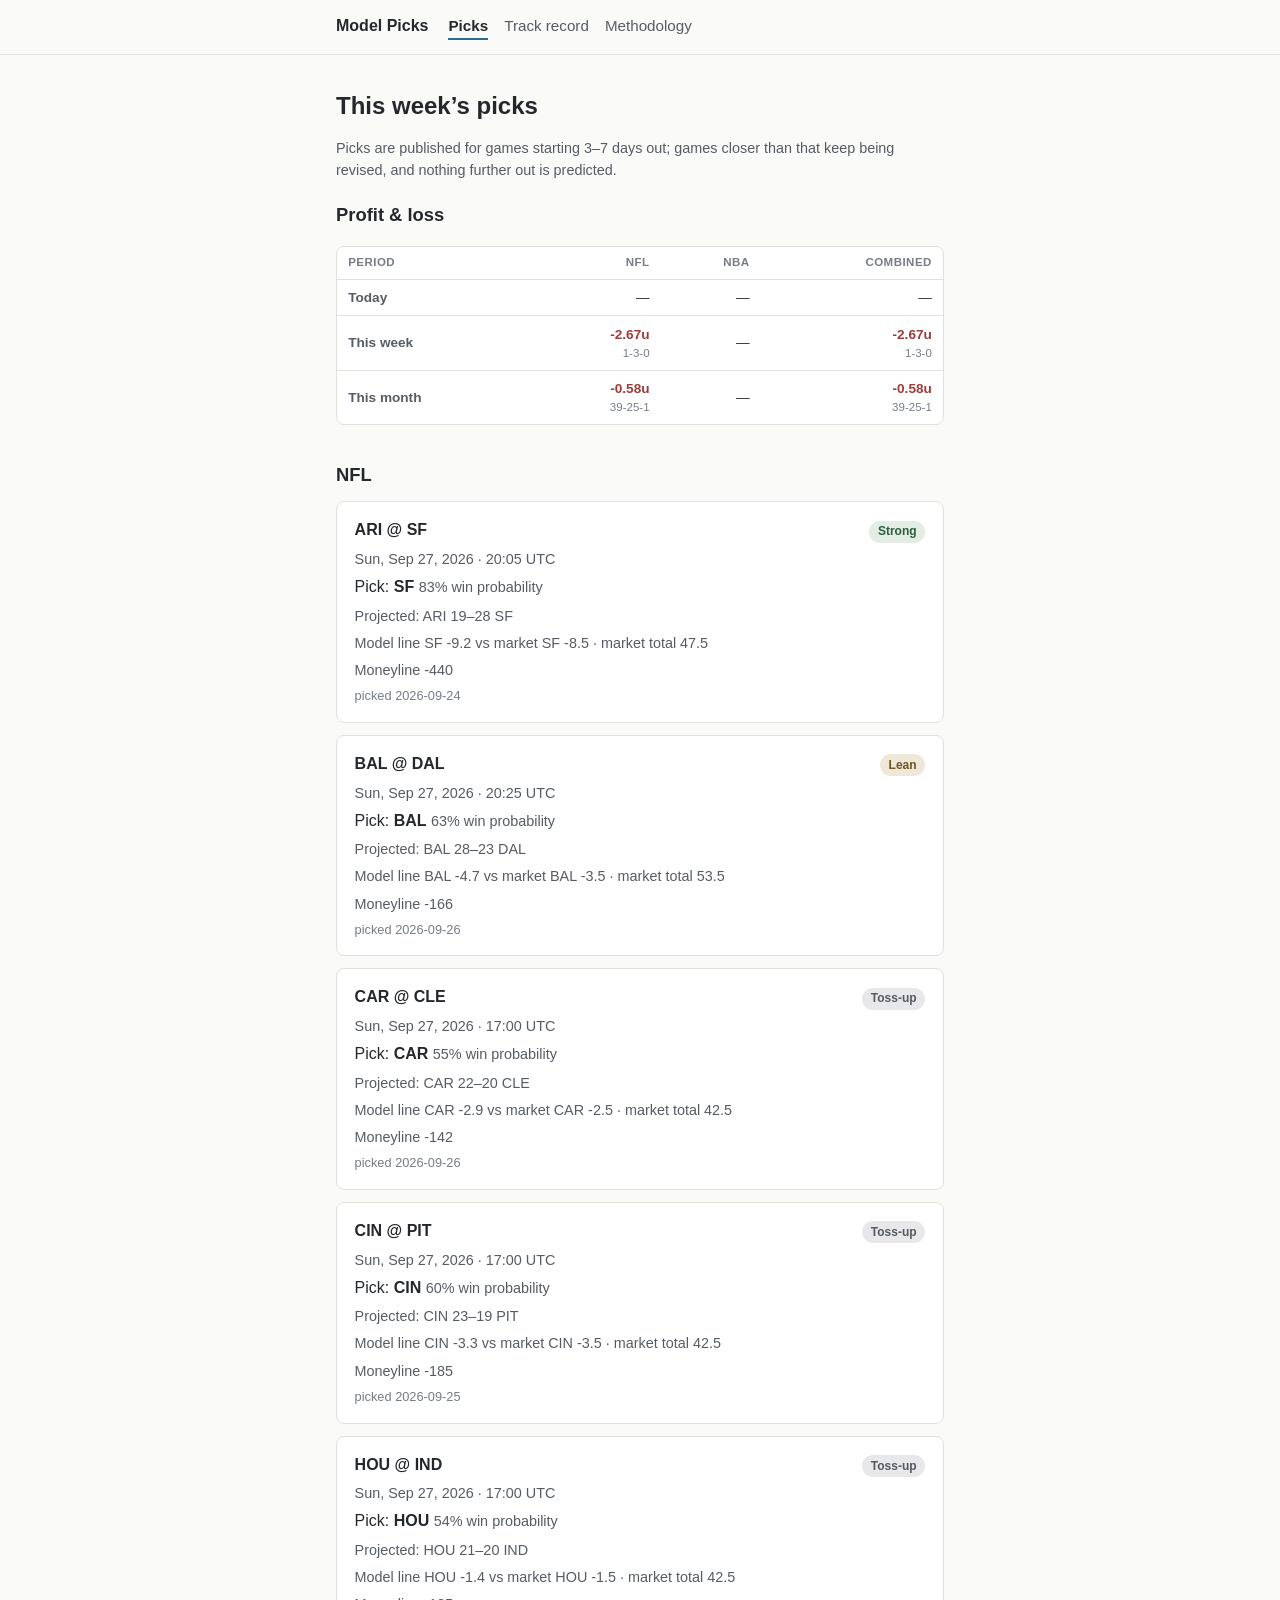
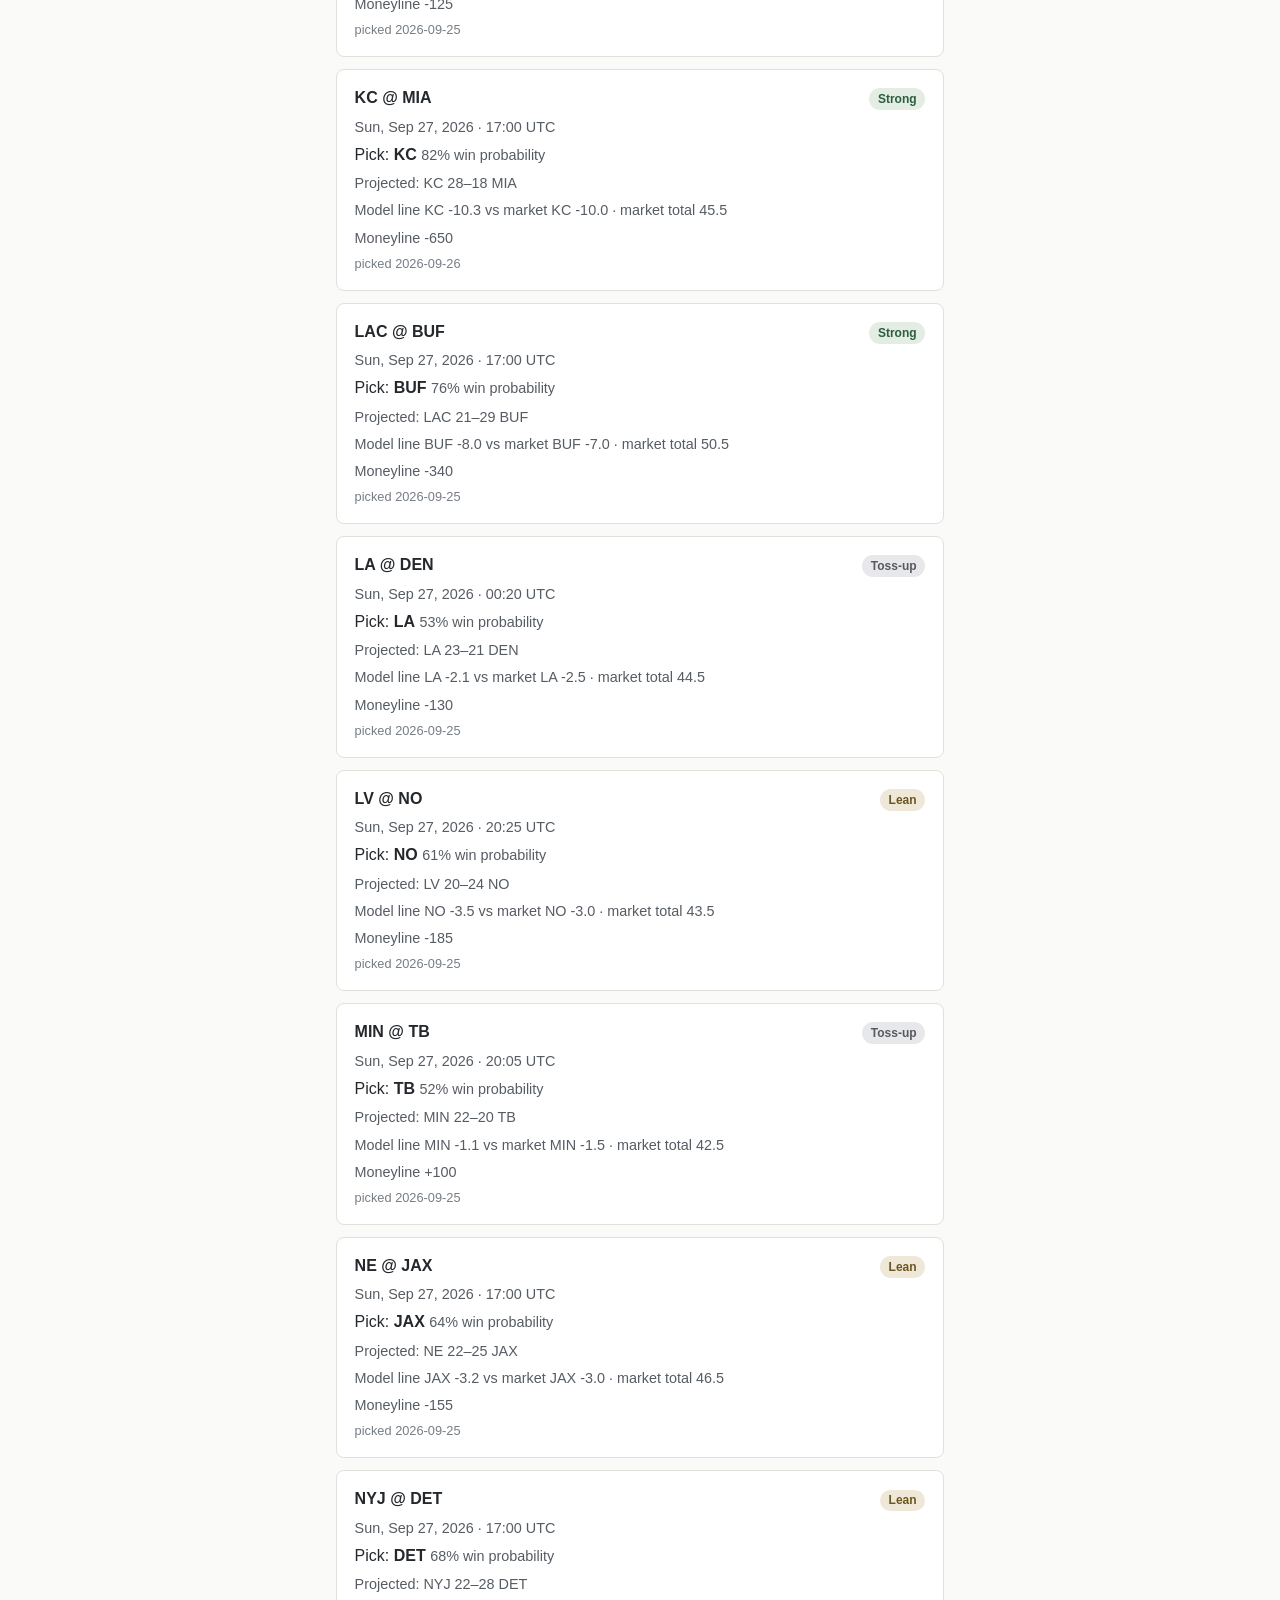
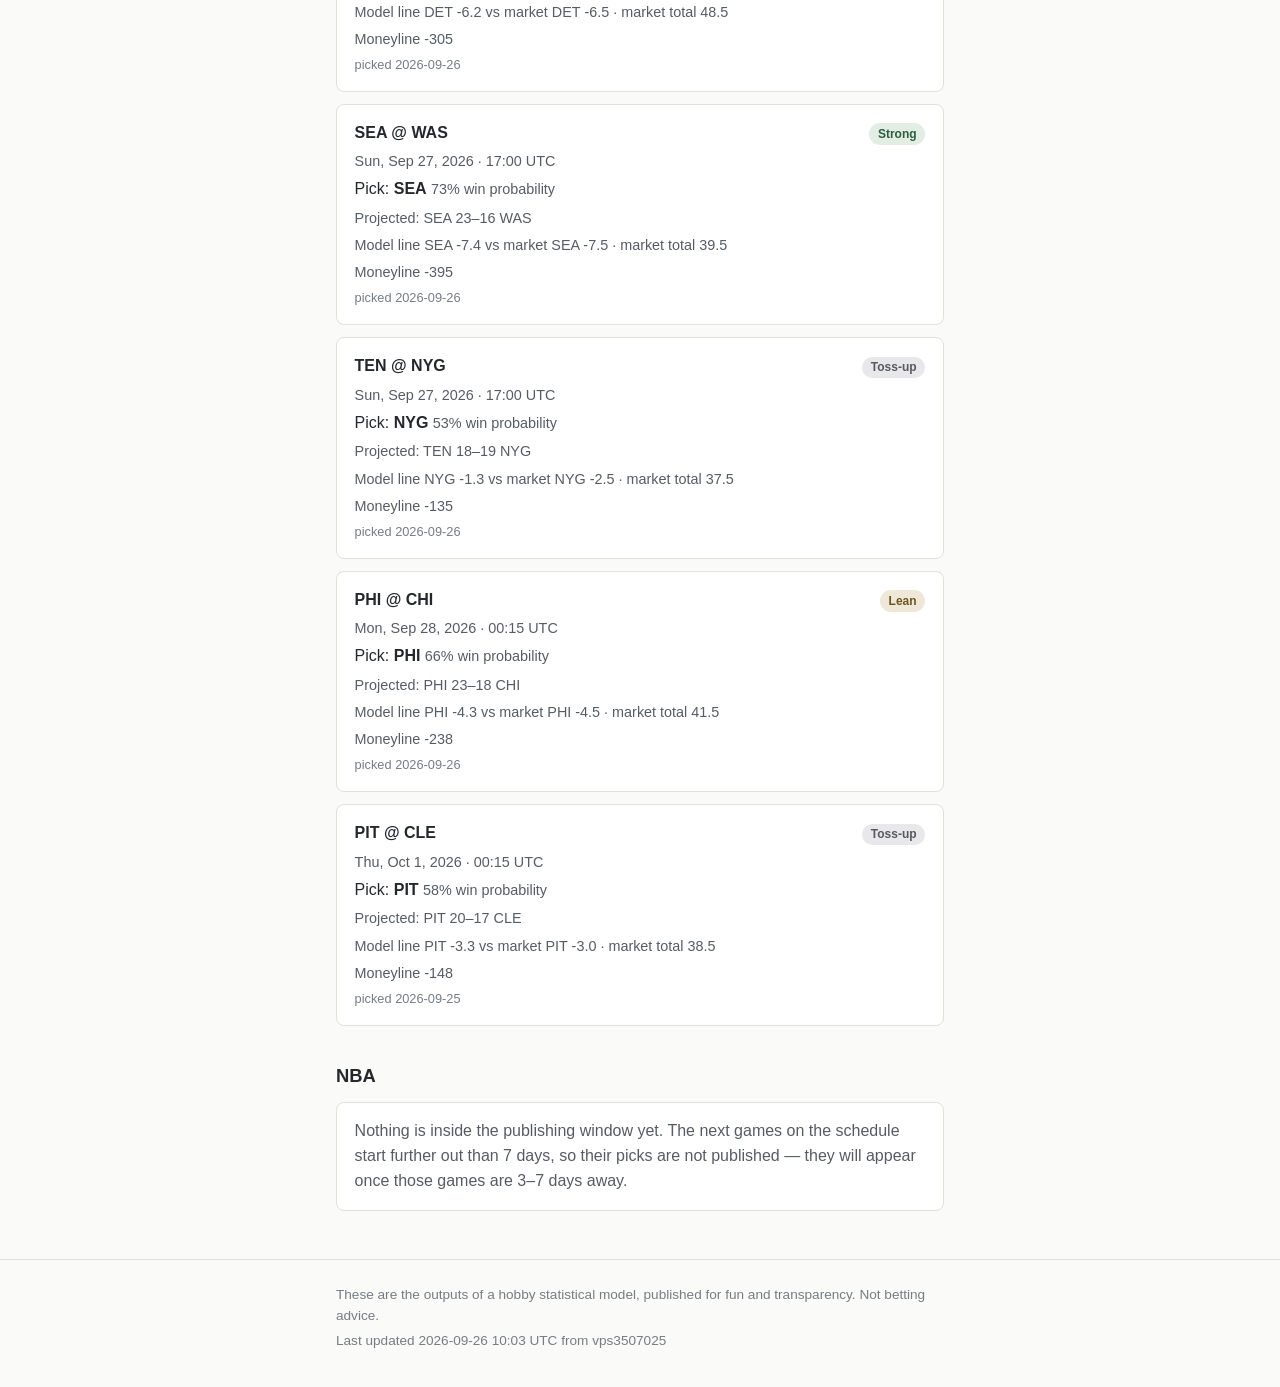
<file: docs/index.html>
<!DOCTYPE html>
<html lang="en">
<head>
<meta charset="utf-8">
<meta name="viewport" content="width=device-width, initial-scale=1">
<meta name="color-scheme" content="light dark">
<title>This week&#x27;s picks · Model Picks</title>
<link rel="stylesheet" href="style.css">
</head>
<body>
<header class="site-header">
  <div class="wrap">
    <p class="brand"><a href="index.html">Model Picks</a></p>
    <nav aria-label="Site">
      <a href="index.html" aria-current="page">Picks</a>
      <a href="track-record.html">Track record</a>
      <a href="methodology.html">Methodology</a>
    </nav>
  </div>
</header>
<main class="wrap">
<h1>This week&#8217;s picks</h1>
<p class="policy-note">Picks are published for games starting 3&#8211;7 days out; games closer than that keep being revised, and nothing further out is predicted.</p>
<section class="dashboard" aria-labelledby="pl-heading">
  <h2 id="pl-heading">Profit &amp; loss</h2>
  <div class="table-scroll">
    <table class="pl-table">
      <caption class="visually-hidden">Units won or lost per league, at one
      flat unit a pick, with the win-loss-push record. Pacific time.</caption>
      <thead>
        <tr><th scope="col">Period</th><th scope="col">NFL</th><th scope="col">NBA</th><th scope="col">Combined</th></tr>
      </thead>
      <tbody>
        <tr><th scope="row">Today</th><td class="pl-cell">&#8212;</td><td class="pl-cell">&#8212;</td><td class="pl-cell">&#8212;</td></tr>
        <tr><th scope="row">This week</th><td class="pl-cell"><span class="pl-units pl-neg">-2.67u</span><span class="pl-rec">1-3-0</span></td><td class="pl-cell">&#8212;</td><td class="pl-cell"><span class="pl-units pl-neg">-2.67u</span><span class="pl-rec">1-3-0</span></td></tr>
        <tr><th scope="row">This month</th><td class="pl-cell"><span class="pl-units pl-neg">-0.58u</span><span class="pl-rec">39-25-1</span></td><td class="pl-cell">&#8212;</td><td class="pl-cell"><span class="pl-units pl-neg">-0.58u</span><span class="pl-rec">39-25-1</span></td></tr>
      </tbody>
    </table>
  </div>
  
</section>
<section class="sport-section" aria-labelledby="nfl-picks">
  <h2 id="nfl-picks">NFL</h2>
  <article class="card game-card">
  <div class="game-top">
    <h3 class="matchup">ARI @ SF</h3>
    <span class="badge badge-strong">Strong</span>
  </div>
  <p class="game-when">Sun, Sep 27, 2026 &#183; 20:05 UTC</p>
  <p class="pick-line">Pick: <strong>SF</strong> <span class="prob">83% win probability</span></p>
  <p class="proj">Projected: ARI 19&#8211;28 SF</p>
  <p class="lines">Model line SF -9.2 vs market SF -8.5 &#183; market total 47.5</p><p class="lines">Moneyline -440</p>
  <p class="logged">picked 2026-09-24</p>
</article>
<article class="card game-card">
  <div class="game-top">
    <h3 class="matchup">BAL @ DAL</h3>
    <span class="badge badge-lean">Lean</span>
  </div>
  <p class="game-when">Sun, Sep 27, 2026 &#183; 20:25 UTC</p>
  <p class="pick-line">Pick: <strong>BAL</strong> <span class="prob">63% win probability</span></p>
  <p class="proj">Projected: BAL 28&#8211;23 DAL</p>
  <p class="lines">Model line BAL -4.7 vs market BAL -3.5 &#183; market total 53.5</p><p class="lines">Moneyline -166</p>
  <p class="logged">picked 2026-09-26</p>
</article>
<article class="card game-card">
  <div class="game-top">
    <h3 class="matchup">CAR @ CLE</h3>
    <span class="badge badge-tossup">Toss-up</span>
  </div>
  <p class="game-when">Sun, Sep 27, 2026 &#183; 17:00 UTC</p>
  <p class="pick-line">Pick: <strong>CAR</strong> <span class="prob">55% win probability</span></p>
  <p class="proj">Projected: CAR 22&#8211;20 CLE</p>
  <p class="lines">Model line CAR -2.9 vs market CAR -2.5 &#183; market total 42.5</p><p class="lines">Moneyline -142</p>
  <p class="logged">picked 2026-09-26</p>
</article>
<article class="card game-card">
  <div class="game-top">
    <h3 class="matchup">CIN @ PIT</h3>
    <span class="badge badge-tossup">Toss-up</span>
  </div>
  <p class="game-when">Sun, Sep 27, 2026 &#183; 17:00 UTC</p>
  <p class="pick-line">Pick: <strong>CIN</strong> <span class="prob">60% win probability</span></p>
  <p class="proj">Projected: CIN 23&#8211;19 PIT</p>
  <p class="lines">Model line CIN -3.3 vs market CIN -3.5 &#183; market total 42.5</p><p class="lines">Moneyline -185</p>
  <p class="logged">picked 2026-09-25</p>
</article>
<article class="card game-card">
  <div class="game-top">
    <h3 class="matchup">HOU @ IND</h3>
    <span class="badge badge-tossup">Toss-up</span>
  </div>
  <p class="game-when">Sun, Sep 27, 2026 &#183; 17:00 UTC</p>
  <p class="pick-line">Pick: <strong>HOU</strong> <span class="prob">54% win probability</span></p>
  <p class="proj">Projected: HOU 21&#8211;20 IND</p>
  <p class="lines">Model line HOU -1.4 vs market HOU -1.5 &#183; market total 42.5</p><p class="lines">Moneyline -125</p>
  <p class="logged">picked 2026-09-25</p>
</article>
<article class="card game-card">
  <div class="game-top">
    <h3 class="matchup">KC @ MIA</h3>
    <span class="badge badge-strong">Strong</span>
  </div>
  <p class="game-when">Sun, Sep 27, 2026 &#183; 17:00 UTC</p>
  <p class="pick-line">Pick: <strong>KC</strong> <span class="prob">82% win probability</span></p>
  <p class="proj">Projected: KC 28&#8211;18 MIA</p>
  <p class="lines">Model line KC -10.3 vs market KC -10.0 &#183; market total 45.5</p><p class="lines">Moneyline -650</p>
  <p class="logged">picked 2026-09-26</p>
</article>
<article class="card game-card">
  <div class="game-top">
    <h3 class="matchup">LAC @ BUF</h3>
    <span class="badge badge-strong">Strong</span>
  </div>
  <p class="game-when">Sun, Sep 27, 2026 &#183; 17:00 UTC</p>
  <p class="pick-line">Pick: <strong>BUF</strong> <span class="prob">76% win probability</span></p>
  <p class="proj">Projected: LAC 21&#8211;29 BUF</p>
  <p class="lines">Model line BUF -8.0 vs market BUF -7.0 &#183; market total 50.5</p><p class="lines">Moneyline -340</p>
  <p class="logged">picked 2026-09-25</p>
</article>
<article class="card game-card">
  <div class="game-top">
    <h3 class="matchup">LA @ DEN</h3>
    <span class="badge badge-tossup">Toss-up</span>
  </div>
  <p class="game-when">Sun, Sep 27, 2026 &#183; 00:20 UTC</p>
  <p class="pick-line">Pick: <strong>LA</strong> <span class="prob">53% win probability</span></p>
  <p class="proj">Projected: LA 23&#8211;21 DEN</p>
  <p class="lines">Model line LA -2.1 vs market LA -2.5 &#183; market total 44.5</p><p class="lines">Moneyline -130</p>
  <p class="logged">picked 2026-09-25</p>
</article>
<article class="card game-card">
  <div class="game-top">
    <h3 class="matchup">LV @ NO</h3>
    <span class="badge badge-lean">Lean</span>
  </div>
  <p class="game-when">Sun, Sep 27, 2026 &#183; 20:25 UTC</p>
  <p class="pick-line">Pick: <strong>NO</strong> <span class="prob">61% win probability</span></p>
  <p class="proj">Projected: LV 20&#8211;24 NO</p>
  <p class="lines">Model line NO -3.5 vs market NO -3.0 &#183; market total 43.5</p><p class="lines">Moneyline -185</p>
  <p class="logged">picked 2026-09-25</p>
</article>
<article class="card game-card">
  <div class="game-top">
    <h3 class="matchup">MIN @ TB</h3>
    <span class="badge badge-tossup">Toss-up</span>
  </div>
  <p class="game-when">Sun, Sep 27, 2026 &#183; 20:05 UTC</p>
  <p class="pick-line">Pick: <strong>TB</strong> <span class="prob">52% win probability</span></p>
  <p class="proj">Projected: MIN 22&#8211;20 TB</p>
  <p class="lines">Model line MIN -1.1 vs market MIN -1.5 &#183; market total 42.5</p><p class="lines">Moneyline +100</p>
  <p class="logged">picked 2026-09-25</p>
</article>
<article class="card game-card">
  <div class="game-top">
    <h3 class="matchup">NE @ JAX</h3>
    <span class="badge badge-lean">Lean</span>
  </div>
  <p class="game-when">Sun, Sep 27, 2026 &#183; 17:00 UTC</p>
  <p class="pick-line">Pick: <strong>JAX</strong> <span class="prob">64% win probability</span></p>
  <p class="proj">Projected: NE 22&#8211;25 JAX</p>
  <p class="lines">Model line JAX -3.2 vs market JAX -3.0 &#183; market total 46.5</p><p class="lines">Moneyline -155</p>
  <p class="logged">picked 2026-09-25</p>
</article>
<article class="card game-card">
  <div class="game-top">
    <h3 class="matchup">NYJ @ DET</h3>
    <span class="badge badge-lean">Lean</span>
  </div>
  <p class="game-when">Sun, Sep 27, 2026 &#183; 17:00 UTC</p>
  <p class="pick-line">Pick: <strong>DET</strong> <span class="prob">68% win probability</span></p>
  <p class="proj">Projected: NYJ 22&#8211;28 DET</p>
  <p class="lines">Model line DET -6.2 vs market DET -6.5 &#183; market total 48.5</p><p class="lines">Moneyline -305</p>
  <p class="logged">picked 2026-09-26</p>
</article>
<article class="card game-card">
  <div class="game-top">
    <h3 class="matchup">SEA @ WAS</h3>
    <span class="badge badge-strong">Strong</span>
  </div>
  <p class="game-when">Sun, Sep 27, 2026 &#183; 17:00 UTC</p>
  <p class="pick-line">Pick: <strong>SEA</strong> <span class="prob">73% win probability</span></p>
  <p class="proj">Projected: SEA 23&#8211;16 WAS</p>
  <p class="lines">Model line SEA -7.4 vs market SEA -7.5 &#183; market total 39.5</p><p class="lines">Moneyline -395</p>
  <p class="logged">picked 2026-09-26</p>
</article>
<article class="card game-card">
  <div class="game-top">
    <h3 class="matchup">TEN @ NYG</h3>
    <span class="badge badge-tossup">Toss-up</span>
  </div>
  <p class="game-when">Sun, Sep 27, 2026 &#183; 17:00 UTC</p>
  <p class="pick-line">Pick: <strong>NYG</strong> <span class="prob">53% win probability</span></p>
  <p class="proj">Projected: TEN 18&#8211;19 NYG</p>
  <p class="lines">Model line NYG -1.3 vs market NYG -2.5 &#183; market total 37.5</p><p class="lines">Moneyline -135</p>
  <p class="logged">picked 2026-09-26</p>
</article>
<article class="card game-card">
  <div class="game-top">
    <h3 class="matchup">PHI @ CHI</h3>
    <span class="badge badge-lean">Lean</span>
  </div>
  <p class="game-when">Mon, Sep 28, 2026 &#183; 00:15 UTC</p>
  <p class="pick-line">Pick: <strong>PHI</strong> <span class="prob">66% win probability</span></p>
  <p class="proj">Projected: PHI 23&#8211;18 CHI</p>
  <p class="lines">Model line PHI -4.3 vs market PHI -4.5 &#183; market total 41.5</p><p class="lines">Moneyline -238</p>
  <p class="logged">picked 2026-09-26</p>
</article>
<article class="card game-card">
  <div class="game-top">
    <h3 class="matchup">PIT @ CLE</h3>
    <span class="badge badge-tossup">Toss-up</span>
  </div>
  <p class="game-when">Thu, Oct 1, 2026 &#183; 00:15 UTC</p>
  <p class="pick-line">Pick: <strong>PIT</strong> <span class="prob">58% win probability</span></p>
  <p class="proj">Projected: PIT 20&#8211;17 CLE</p>
  <p class="lines">Model line PIT -3.3 vs market PIT -3.0 &#183; market total 38.5</p><p class="lines">Moneyline -148</p>
  <p class="logged">picked 2026-09-25</p>
</article>
</section>
<section class="sport-section" aria-labelledby="nba-picks">
  <h2 id="nba-picks">NBA</h2>
  <div class="card empty-card"><p>Nothing is inside the publishing window yet. The next games on the schedule start further out than 7 days, so their picks are not published — they will appear once those games are 3–7 days away.</p></div>
</section>
</main>
<footer class="site-footer">
  <div class="wrap">
    <p>These are the outputs of a hobby statistical model, published for fun and transparency. Not betting advice.</p>
    <p class="updated">Last updated 2026-09-26 10:03 UTC from vps3507025</p>
  </div>
</footer>
</body>
</html>
</file>
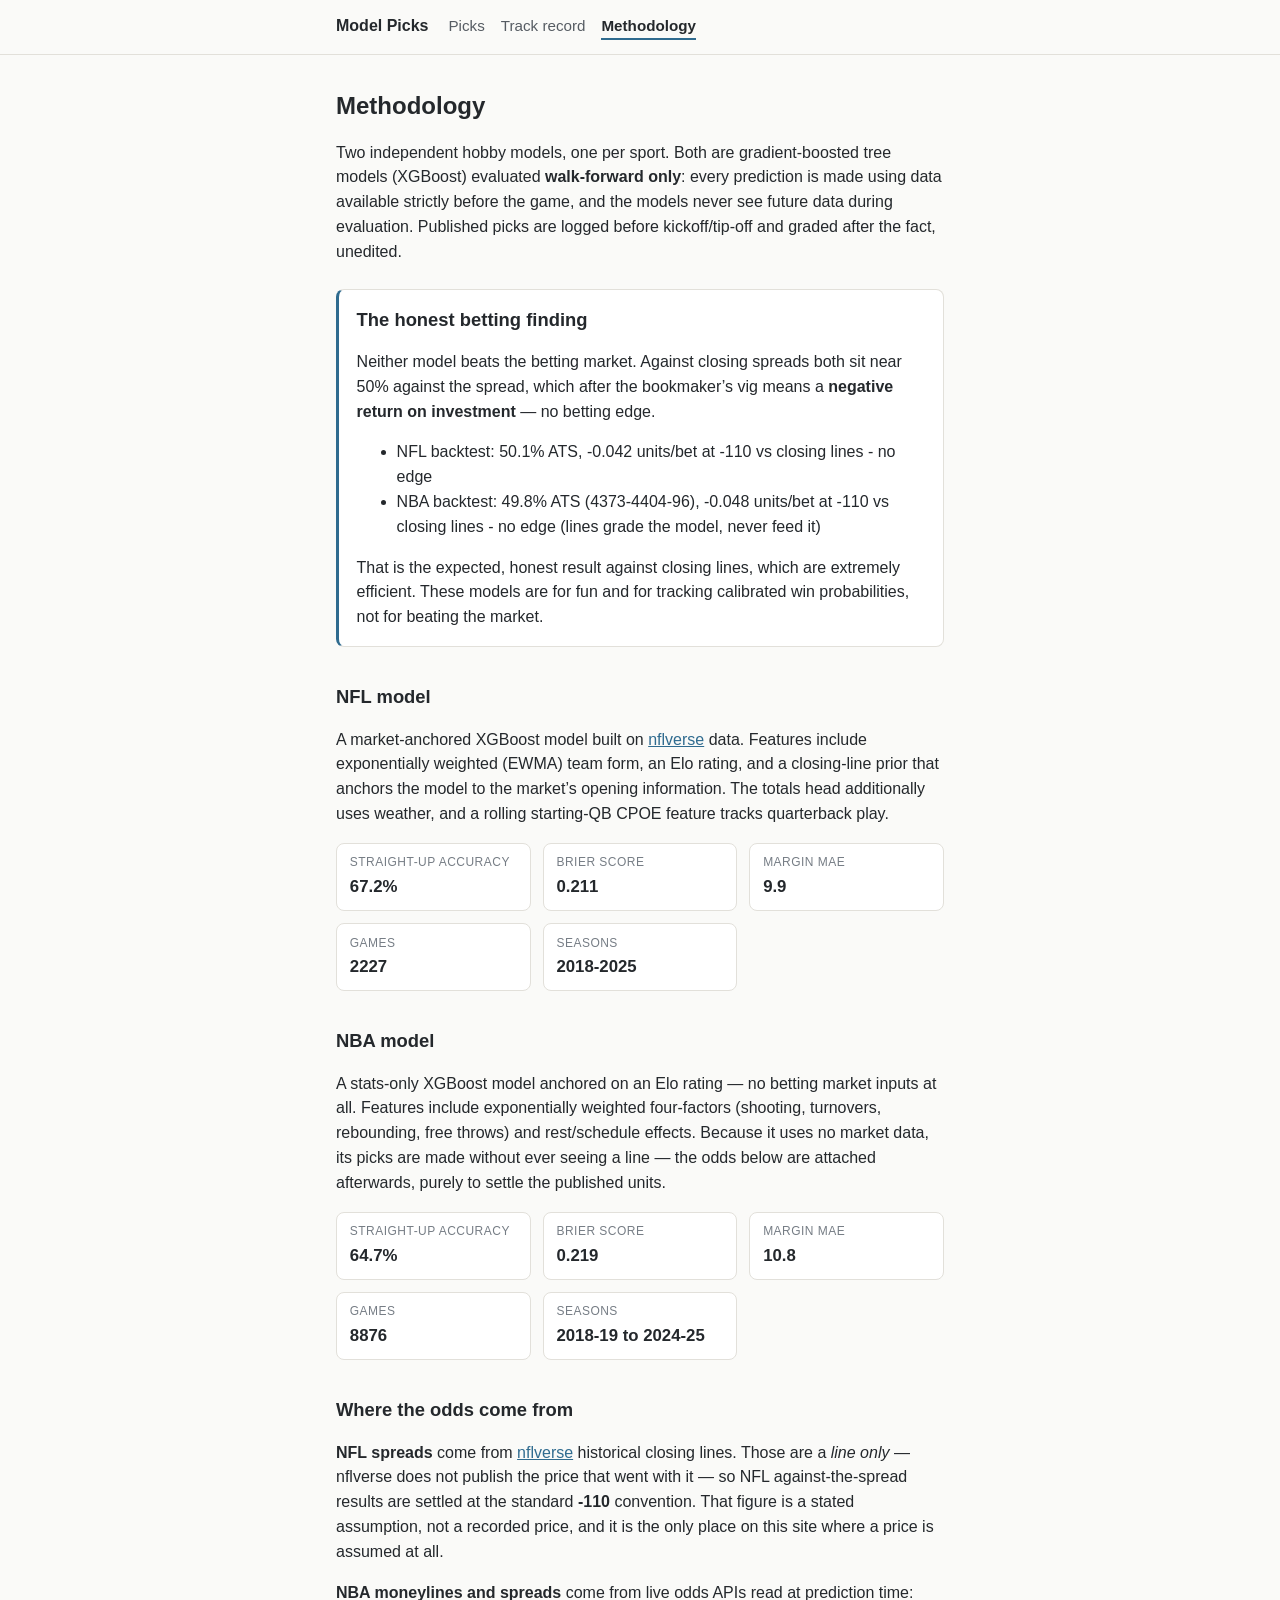
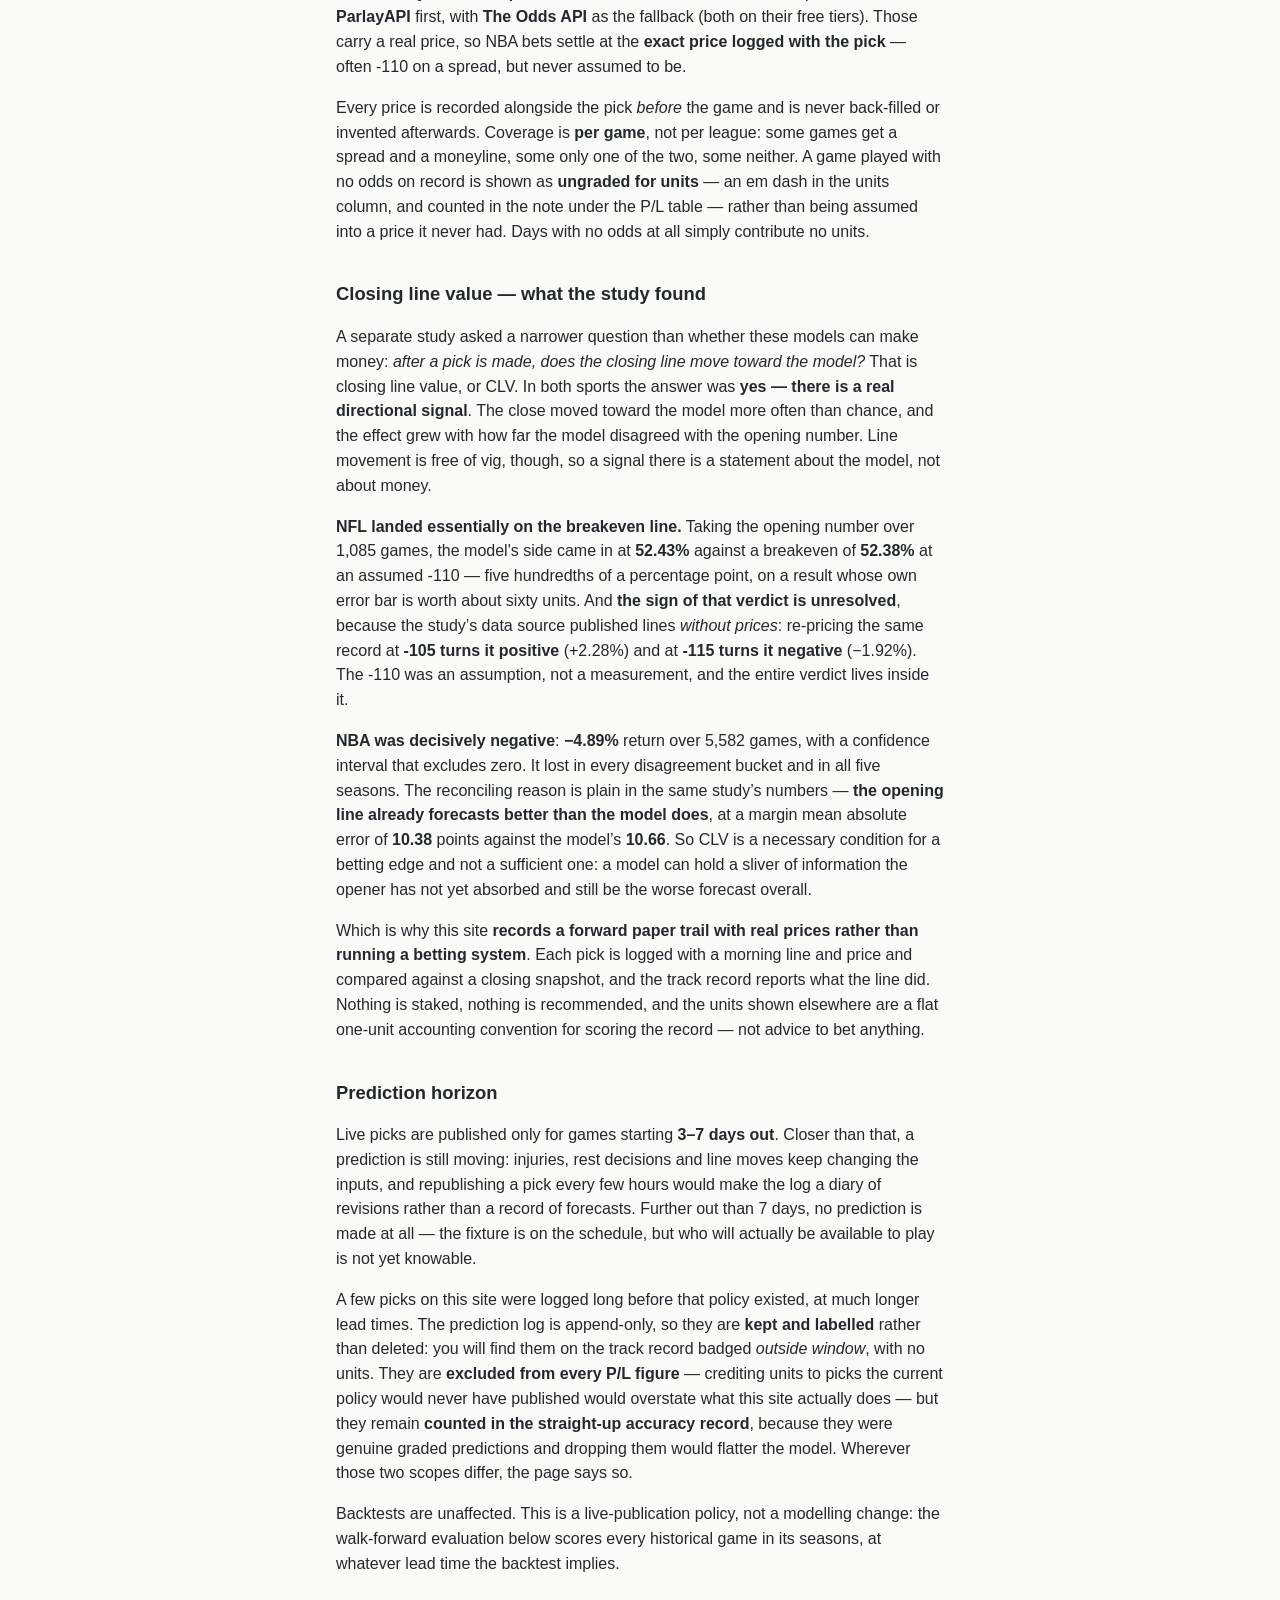
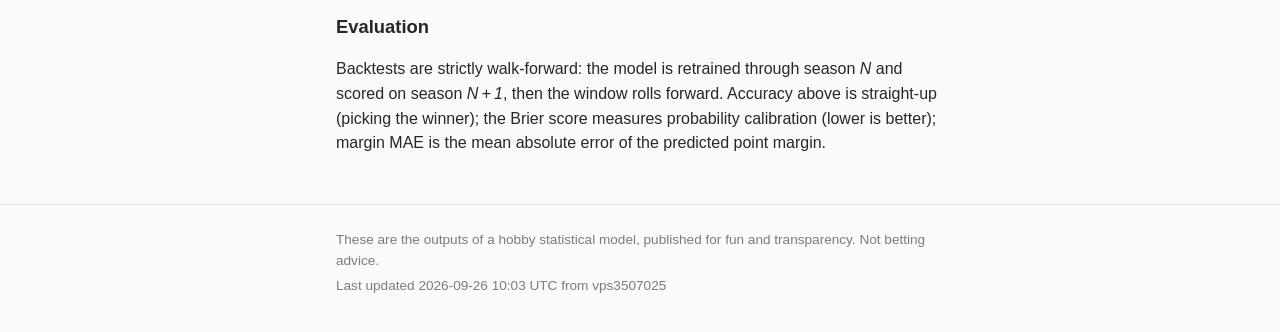
<file: docs/methodology.html>
<!DOCTYPE html>
<html lang="en">
<head>
<meta charset="utf-8">
<meta name="viewport" content="width=device-width, initial-scale=1">
<meta name="color-scheme" content="light dark">
<title>Methodology · Model Picks</title>
<link rel="stylesheet" href="style.css">
</head>
<body>
<header class="site-header">
  <div class="wrap">
    <p class="brand"><a href="index.html">Model Picks</a></p>
    <nav aria-label="Site">
      <a href="index.html">Picks</a>
      <a href="track-record.html">Track record</a>
      <a href="methodology.html" aria-current="page">Methodology</a>
    </nav>
  </div>
</header>
<main class="wrap">
<h1>Methodology</h1>
<p>Two independent hobby models, one per sport. Both are gradient-boosted
tree models (XGBoost) evaluated <strong>walk-forward only</strong>: every
prediction is made using data available strictly before the game, and the
models never see future data during evaluation. Published picks are logged
before kickoff/tip-off and graded after the fact, unedited.</p>

<section class="callout" aria-labelledby="honest-note">
  <h2 id="honest-note">The honest betting finding</h2>
  <p>Neither model beats the betting market. Against closing spreads both sit
  near 50% against the spread, which after the bookmaker&#8217;s vig means a
  <strong>negative return on investment</strong> &#8212; no betting edge.</p>
    <ul>
      <li>NFL backtest: 50.1% ATS, -0.042 units/bet at -110 vs closing lines - no edge</li>
      <li>NBA backtest: 49.8% ATS (4373-4404-96), -0.048 units/bet at -110 vs closing lines - no edge (lines grade the model, never feed it)</li>
    </ul>
  <p>That is the expected, honest result against closing lines, which are
  extremely efficient. These models are for fun and for tracking calibrated
  win probabilities, not for beating the market.</p>
</section>

<section class="sport-section" aria-labelledby="nfl-method">
  <h2 id="nfl-method">NFL model</h2>
  <p>A market-anchored XGBoost model built on
  <a href="https://github.com/nflverse" rel="noopener">nflverse</a> data.
  Features include exponentially weighted (EWMA) team form, an Elo rating,
  and a closing-line prior that anchors the model to the market&#8217;s
  opening information. The totals head additionally uses weather, and a
  rolling starting-QB CPOE feature tracks quarterback play.</p>
  <dl class="stat-grid">
    <div class="stat"><dt>Straight-up accuracy</dt><dd>67.2%</dd></div>
    <div class="stat"><dt>Brier score</dt><dd>0.211</dd></div>
    <div class="stat"><dt>Margin MAE</dt><dd>9.9</dd></div>
    <div class="stat"><dt>Games</dt><dd>2227</dd></div>
    <div class="stat"><dt>Seasons</dt><dd>2018-2025</dd></div>
  </dl>
</section>

<section class="sport-section" aria-labelledby="nba-method">
  <h2 id="nba-method">NBA model</h2>
  <p>A stats-only XGBoost model anchored on an Elo rating &#8212; no betting
  market inputs at all. Features include exponentially weighted four-factors
  (shooting, turnovers, rebounding, free throws) and rest/schedule effects.
  Because it uses no market data, its picks are made without ever seeing a
  line &#8212; the odds below are attached afterwards, purely to settle the
  published units.</p>
  <dl class="stat-grid">
    <div class="stat"><dt>Straight-up accuracy</dt><dd>64.7%</dd></div>
    <div class="stat"><dt>Brier score</dt><dd>0.219</dd></div>
    <div class="stat"><dt>Margin MAE</dt><dd>10.8</dd></div>
    <div class="stat"><dt>Games</dt><dd>8876</dd></div>
    <div class="stat"><dt>Seasons</dt><dd>2018-19 to 2024-25</dd></div>
  </dl>
</section>

<section class="sport-section" aria-labelledby="odds-method">
  <h2 id="odds-method">Where the odds come from</h2>
  <p><strong>NFL spreads</strong> come from
  <a href="https://github.com/nflverse" rel="noopener">nflverse</a> historical
  closing lines. Those are a <em>line only</em> &#8212; nflverse does not
  publish the price that went with it &#8212; so NFL against-the-spread results
  are settled at the standard <strong>-110</strong> convention. That figure is
  a stated assumption, not a recorded price, and it is the only place on this
  site where a price is assumed at all.</p>
  <p><strong>NBA moneylines and spreads</strong> come from live odds APIs read
  at prediction time: <strong>ParlayAPI</strong> first, with
  <strong>The Odds API</strong> as the fallback (both on their free tiers).
  Those carry a real price, so NBA bets settle at the <strong>exact price
  logged with the pick</strong> &#8212; often -110 on a spread, but never
  assumed to be.</p>
  <p>Every price is recorded alongside the pick <em>before</em> the game and is
  never back-filled or invented afterwards. Coverage is <strong>per
  game</strong>, not per league: some games get a spread and a moneyline, some
  only one of the two, some neither. A game played with no odds on record is
  shown as <strong>ungraded for units</strong> &#8212; an em dash in the units
  column, and counted in the note under the P/L table &#8212; rather than being
  assumed into a price it never had. Days with no odds at all simply contribute
  no units.</p>
</section>
<section class="sport-section" aria-labelledby="clv-method">
  <h2 id="clv-method">Closing line value &#8212; what the study found</h2>
  <p>A separate study asked a narrower question than whether these models can
  make money: <em>after a pick is made, does the closing line move toward the
  model?</em> That is closing line value, or CLV. In both sports the answer
  was <strong>yes &#8212; there is a real directional signal</strong>. The
  close moved toward the model more often than chance, and the effect grew
  with how far the model disagreed with the opening number. Line movement is
  free of vig, though, so a signal there is a statement about the model, not
  about money.</p>
  <p><strong>NFL landed essentially on the breakeven line.</strong> Taking the
  opening number over 1,085 games, the model's side came in at
  <strong>52.43%</strong> against a breakeven of <strong>52.38%</strong> at an
  assumed -110 &#8212; five hundredths of a percentage point, on a result whose
  own error bar is worth about sixty units. And <strong>the sign of that
  verdict is unresolved</strong>, because the study&#8217;s data source
  published lines <em>without prices</em>: re-pricing the same record at
  <strong>-105 turns it positive</strong> (+2.28%) and at <strong>-115 turns
  it negative</strong> (&#8722;1.92%). The -110 was an assumption, not a
  measurement, and the entire verdict lives inside it.</p>
  <p><strong>NBA was decisively negative</strong>: <strong>&#8722;4.89%</strong>
  return over 5,582 games, with a confidence interval that excludes zero. It
  lost in every disagreement bucket and in all five seasons. The reconciling
  reason is plain in the same study&#8217;s numbers &#8212; <strong>the opening
  line already forecasts better than the model does</strong>, at a margin mean
  absolute error of <strong>10.38</strong> points against the
  model&#8217;s <strong>10.66</strong>. So CLV is a necessary condition for a
  betting edge and not a sufficient one: a model can hold a sliver of
  information the opener has not yet absorbed and still be the worse forecast
  overall.</p>
  <p>Which is why this site <strong>records a forward paper trail with real
  prices rather than running a betting system</strong>. Each pick is logged
  with a morning line and price and compared against a closing snapshot, and
  the track record reports what the line did. Nothing is staked, nothing is
  recommended, and the units shown elsewhere are a flat one-unit accounting
  convention for scoring the record &#8212; not advice to bet anything.</p>
</section>

<section class="sport-section" aria-labelledby="horizon-method">
  <h2 id="horizon-method">Prediction horizon</h2>
  <p>Live picks are published only for games starting
  <strong>3&#8211;7 days out</strong>. Closer than that, a prediction is
  still moving: injuries, rest decisions and line moves keep changing the
  inputs, and republishing a pick every few hours would make the log a diary
  of revisions rather than a record of forecasts. Further out than
  7 days, no prediction is made at all &#8212; the fixture is on the
  schedule, but who will actually be available to play is not yet knowable.</p>
  <p>A few picks on this site were logged long before that policy existed, at
  much longer lead times. The prediction log is append-only, so they are
  <strong>kept and labelled</strong> rather than deleted: you will find them
  on the track record badged <em>outside window</em>, with no units.
  They are <strong>excluded from every P/L figure</strong> &#8212; crediting
  units to picks the current policy would never have published would overstate
  what this site actually does &#8212; but they remain
  <strong>counted in the straight-up accuracy record</strong>, because they
  were genuine graded predictions and dropping them would flatter the model.
  Wherever those two scopes differ, the page says so.</p>
  <p>Backtests are unaffected. This is a live-publication policy, not a
  modelling change: the walk-forward evaluation below scores every historical
  game in its seasons, at whatever lead time the backtest implies.</p>
</section>

<section class="sport-section" aria-labelledby="eval-method">
  <h2 id="eval-method">Evaluation</h2>
  <p>Backtests are strictly walk-forward: the model is retrained through
  season <em>N</em> and scored on season <em>N&#8201;+&#8201;1</em>, then the
  window rolls forward. Accuracy above is straight-up (picking the winner);
  the Brier score measures probability calibration (lower is better); margin
  MAE is the mean absolute error of the predicted point margin.</p>
</section>
</main>
<footer class="site-footer">
  <div class="wrap">
    <p>These are the outputs of a hobby statistical model, published for fun and transparency. Not betting advice.</p>
    <p class="updated">Last updated 2026-09-26 10:03 UTC from vps3507025</p>
  </div>
</footer>
</body>
</html>
</file>
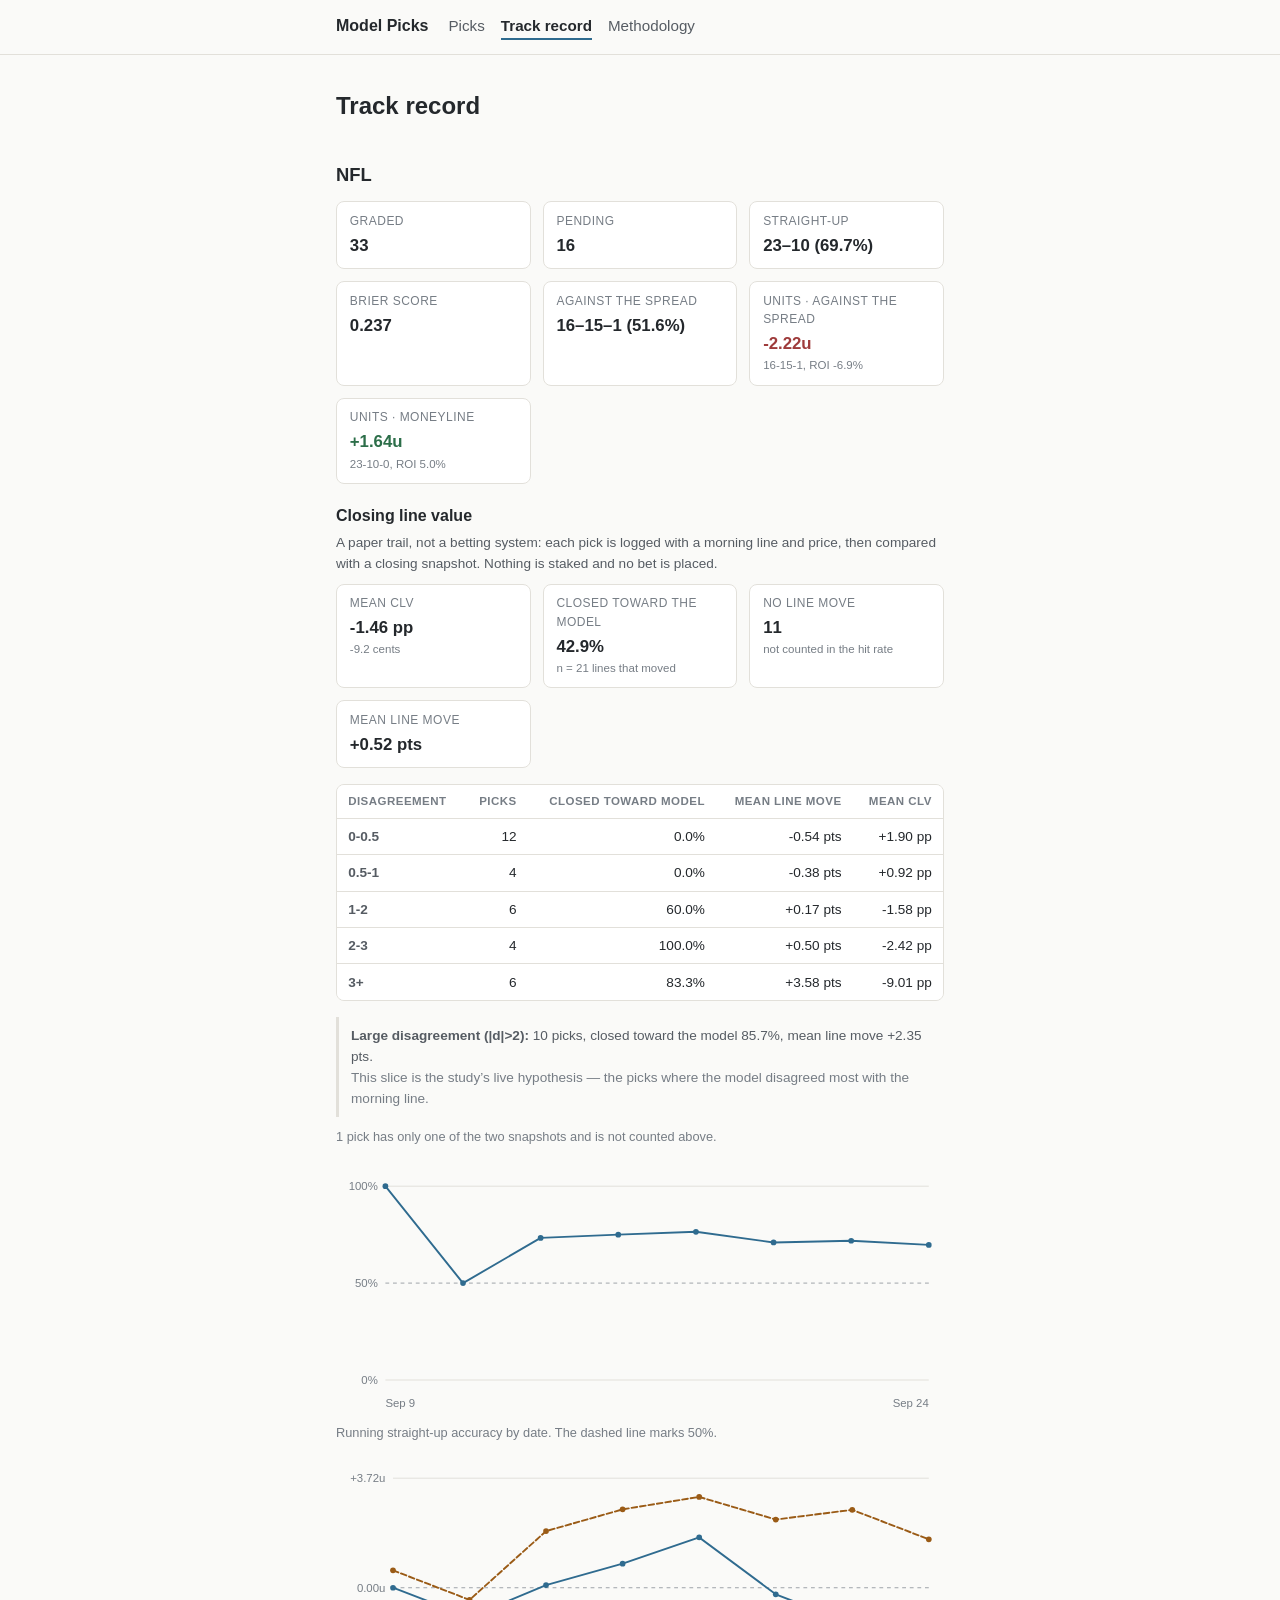
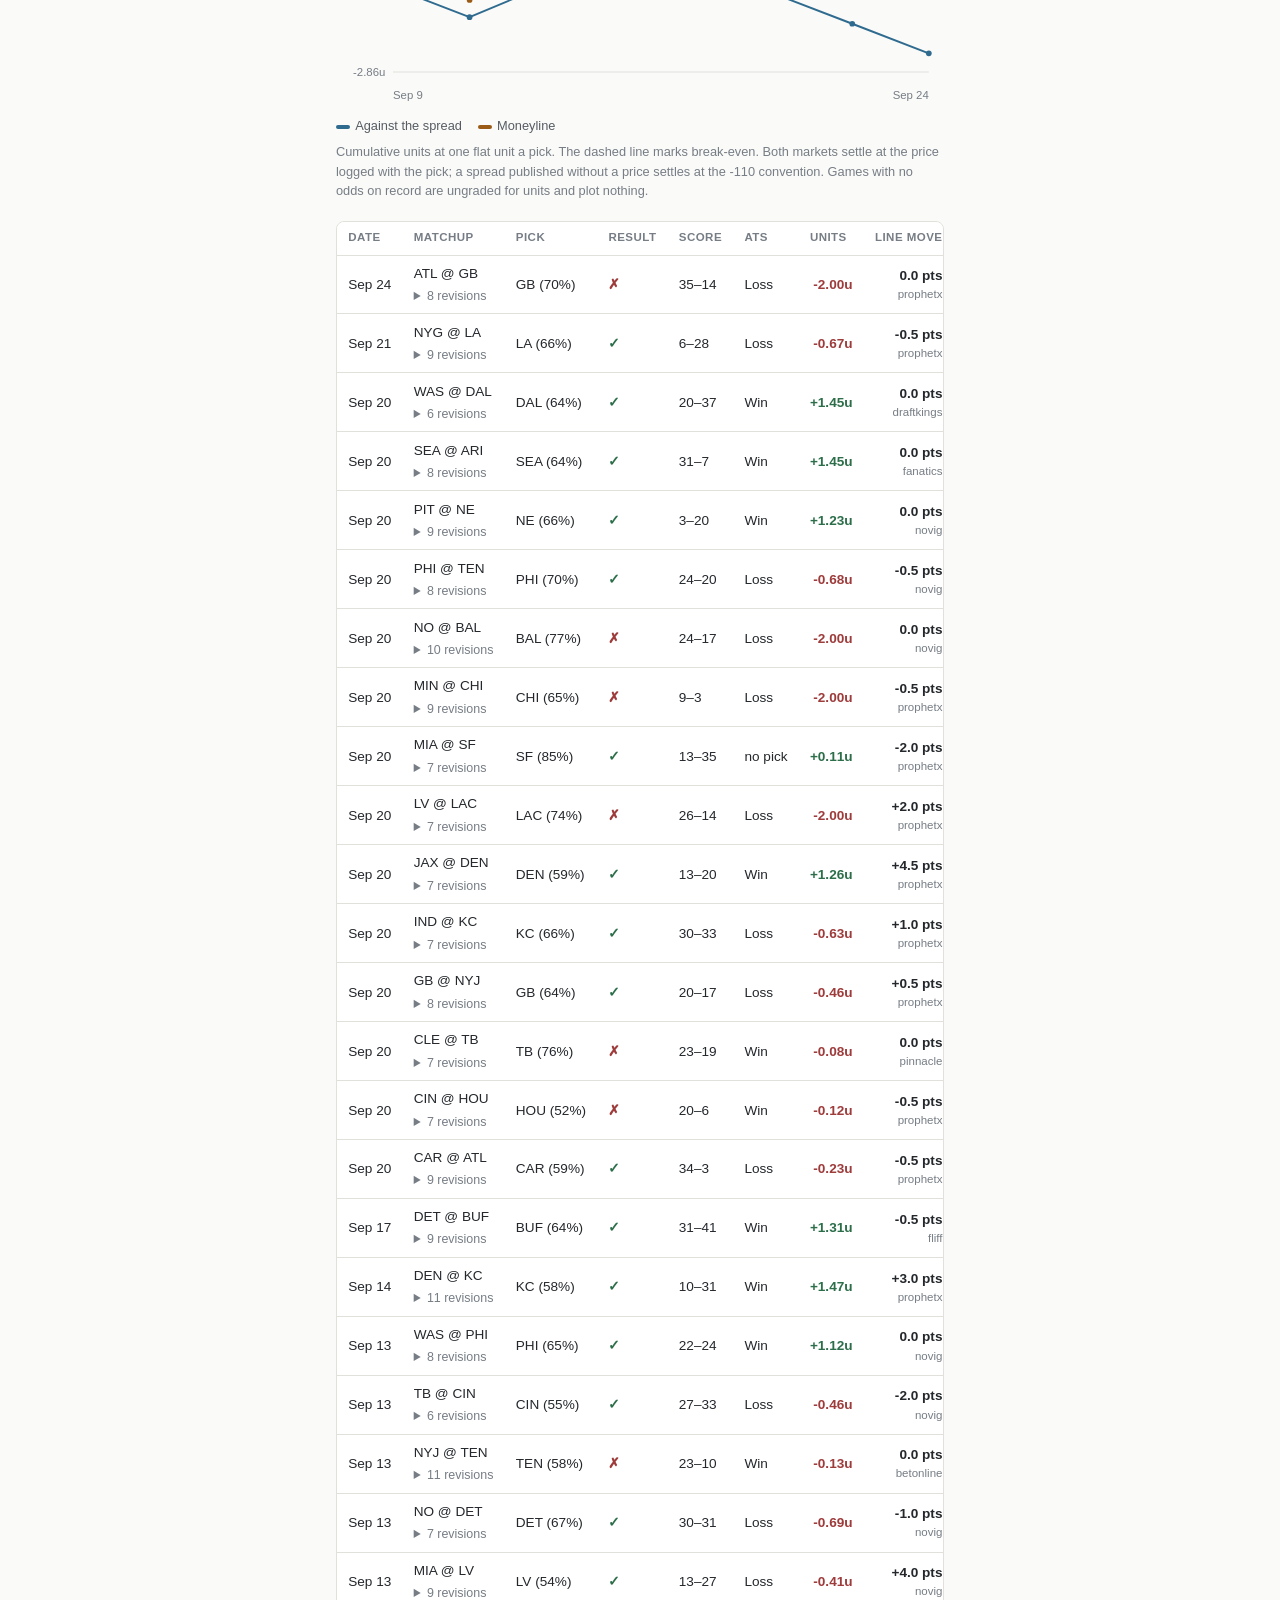
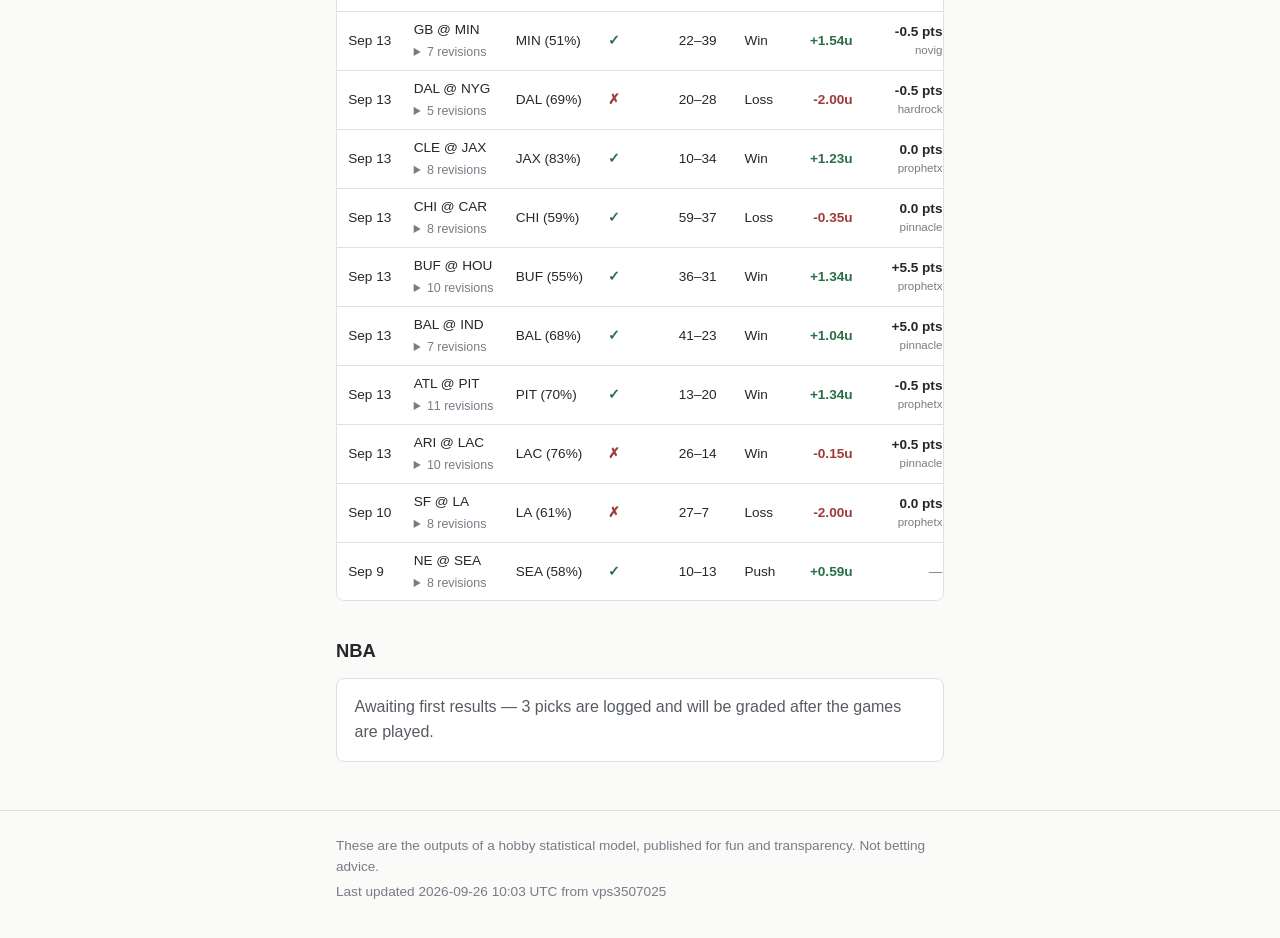
<file: docs/track-record.html>
<!DOCTYPE html>
<html lang="en">
<head>
<meta charset="utf-8">
<meta name="viewport" content="width=device-width, initial-scale=1">
<meta name="color-scheme" content="light dark">
<title>Track record · Model Picks</title>
<link rel="stylesheet" href="style.css">
</head>
<body>
<header class="site-header">
  <div class="wrap">
    <p class="brand"><a href="index.html">Model Picks</a></p>
    <nav aria-label="Site">
      <a href="index.html">Picks</a>
      <a href="track-record.html" aria-current="page">Track record</a>
      <a href="methodology.html">Methodology</a>
    </nav>
  </div>
</header>
<main class="wrap">
<h1>Track record</h1>
<section class="sport-section" aria-labelledby="nfl-record">
  <h2 id="nfl-record">NFL</h2>
  <dl class="stat-grid">
    <div class="stat"><dt>Graded</dt><dd>33</dd></div>
    <div class="stat"><dt>Pending</dt><dd>16</dd></div>
    <div class="stat"><dt>Straight-up</dt><dd>23&#8211;10 (69.7%)</dd></div>
    <div class="stat"><dt>Brier score</dt><dd>0.237</dd></div>
    <div class="stat"><dt>Against the spread</dt><dd>16&#8211;15&#8211;1 (51.6%)</dd></div>
    <div class="stat"><dt>Units &#183; against the spread</dt><dd><span class="pl-neg">-2.22u</span> <span class="stat-sub">16-15-1, ROI -6.9%</span></dd></div>
    <div class="stat"><dt>Units &#183; moneyline</dt><dd><span class="pl-pos">+1.64u</span> <span class="stat-sub">23-10-0, ROI 5.0%</span></dd></div>
  </dl>
  <section class="clv" aria-labelledby="nfl-clv">
  <h3 id="nfl-clv">Closing line value</h3>
  <p class="clv-note">A paper trail, not a betting system: each pick is logged with a morning line and price, then compared with a closing snapshot. Nothing is staked and no bet is placed.</p>
  <dl class="stat-grid clv-grid">
    <div class="stat"><dt>Mean CLV</dt><dd>-1.46 pp <span class="stat-sub">-9.2 cents</span></dd></div>
    <div class="stat"><dt>Closed toward the model</dt><dd>42.9% <span class="stat-sub">n = 21 lines that moved</span></dd></div>
    <div class="stat"><dt>No line move</dt><dd>11 <span class="stat-sub">not counted in the hit rate</span></dd></div>
    <div class="stat"><dt>Mean line move</dt><dd>+0.52 pts</dd></div>
  </dl>
  <div class="table-scroll">
    <table class="clv-table">
      <caption class="visually-hidden">NFL closing line value grouped
      by how far the model disagreed with the morning line, in points.</caption>
      <thead>
        <tr><th scope="col">Disagreement</th><th scope="col">Picks</th><th scope="col">Closed toward model</th><th scope="col">Mean line move</th><th scope="col">Mean CLV</th></tr>
      </thead>
      <tbody>
      <tr><th scope="row">0-0.5</th><td>12</td><td>0.0%</td><td>-0.54 pts</td><td>+1.90 pp</td></tr>
      <tr><th scope="row">0.5-1</th><td>4</td><td>0.0%</td><td>-0.38 pts</td><td>+0.92 pp</td></tr>
      <tr><th scope="row">1-2</th><td>6</td><td>60.0%</td><td>+0.17 pts</td><td>-1.58 pp</td></tr>
      <tr><th scope="row">2-3</th><td>4</td><td>100.0%</td><td>+0.50 pts</td><td>-2.42 pp</td></tr>
      <tr><th scope="row">3+</th><td>6</td><td>83.3%</td><td>+3.58 pts</td><td>-9.01 pp</td></tr>
      </tbody>
    </table>
  </div>
  <p class="clv-large"><strong>Large disagreement (|d|&gt;2):</strong> 10 picks, closed toward the model 85.7%, mean line move +2.35 pts. <span class="clv-large-why">This slice is the study&#8217;s live hypothesis &#8212; the picks where the model disagreed most with the morning line.</span></p>
  <p class="pl-note clv-ungraded">1 pick has only one of the two snapshots and is not counted above.</p>
</section>
  <figure class="chart">
<svg viewBox="0 0 640 260" role="img" aria-label="NFL running straight-up accuracy over 8 points, latest 69.7%" preserveAspectRatio="xMidYMid meet">
  <line class="chart-grid" x1="52" y1="16.0" x2="624" y2="16.0"/>
  <line class="chart-ref" x1="52" y1="118.0" x2="624" y2="118.0"/>
  <line class="chart-grid" x1="52" y1="220.0" x2="624" y2="220.0"/>
  <text class="chart-label" x="44" y="20.0" text-anchor="end">100%</text>
  <text class="chart-label" x="44" y="122.0" text-anchor="end">50%</text>
  <text class="chart-label" x="44" y="224.0" text-anchor="end">0%</text>
  <text class="chart-label" x="52" y="248" text-anchor="start">Sep 9</text>
  <text class="chart-label" x="624" y="248" text-anchor="end">Sep 24</text>
  <polyline class="chart-line" points="52.0,16.0 133.7,118.0 215.4,70.4 297.1,67.0 378.9,64.0 460.6,75.2 542.3,73.4 624.0,77.8"/>
  <circle class="chart-dot" cx="52.0" cy="16.0" r="3"/>
  <circle class="chart-dot" cx="133.7" cy="118.0" r="3"/>
  <circle class="chart-dot" cx="215.4" cy="70.4" r="3"/>
  <circle class="chart-dot" cx="297.1" cy="67.0" r="3"/>
  <circle class="chart-dot" cx="378.9" cy="64.0" r="3"/>
  <circle class="chart-dot" cx="460.6" cy="75.2" r="3"/>
  <circle class="chart-dot" cx="542.3" cy="73.4" r="3"/>
  <circle class="chart-dot" cx="624.0" cy="77.8" r="3"/>
</svg>
<figcaption>Running straight-up accuracy by date. The dashed line marks 50%.</figcaption>
</figure>
  <figure class="chart">
<svg viewBox="0 0 640 260" role="img" aria-label="NFL cumulative units over 8 dates; against the spread ends at -2.22u, moneyline ends at +1.64u" preserveAspectRatio="xMidYMid meet">
  <line class="chart-grid" x1="60" y1="16" x2="624" y2="16"/>
  <line class="chart-ref" x1="60" y1="131.3" x2="624" y2="131.3"/>
  <line class="chart-grid" x1="60" y1="220" x2="624" y2="220"/>
  <text class="chart-label" x="52" y="20" text-anchor="end">+3.72u</text>
  <text class="chart-label" x="52" y="135.3" text-anchor="end">0.00u</text>
  <text class="chart-label" x="52" y="224" text-anchor="end">-2.86u</text>
  <text class="chart-label" x="60" y="248" text-anchor="start">Sep 9</text>
  <text class="chart-label" x="624" y="248" text-anchor="end">Sep 24</text>
  <polyline class="chart-line" points="60.0,131.3 140.6,162.3 221.1,128.5 301.7,106.0 382.3,78.3 462.9,138.2 543.4,169.2 624.0,200.3"/>
  <circle class="chart-dot" cx="60.0" cy="131.3" r="3"/>
  <circle class="chart-dot" cx="140.6" cy="162.3" r="3"/>
  <circle class="chart-dot" cx="221.1" cy="128.5" r="3"/>
  <circle class="chart-dot" cx="301.7" cy="106.0" r="3"/>
  <circle class="chart-dot" cx="382.3" cy="78.3" r="3"/>
  <circle class="chart-dot" cx="462.9" cy="138.2" r="3"/>
  <circle class="chart-dot" cx="543.4" cy="169.2" r="3"/>
  <circle class="chart-dot" cx="624.0" cy="200.3" r="3"/>
  <polyline class="chart-line-2" points="60.0,113.0 140.6,144.1 221.1,71.7 301.7,48.8 382.3,35.7 462.9,59.5 543.4,49.3 624.0,80.3"/>
  <circle class="chart-dot-2" cx="60.0" cy="113.0" r="3"/>
  <circle class="chart-dot-2" cx="140.6" cy="144.1" r="3"/>
  <circle class="chart-dot-2" cx="221.1" cy="71.7" r="3"/>
  <circle class="chart-dot-2" cx="301.7" cy="48.8" r="3"/>
  <circle class="chart-dot-2" cx="382.3" cy="35.7" r="3"/>
  <circle class="chart-dot-2" cx="462.9" cy="59.5" r="3"/>
  <circle class="chart-dot-2" cx="543.4" cy="49.3" r="3"/>
  <circle class="chart-dot-2" cx="624.0" cy="80.3" r="3"/>
</svg>
<ul class="chart-legend"><li><span class="swatch" aria-hidden="true"></span>Against the spread</li><li><span class="swatch swatch-2" aria-hidden="true"></span>Moneyline</li></ul>
<figcaption>Cumulative units at one flat unit a pick. The dashed line marks
break-even. Both markets settle at the price logged with the pick; a spread
published without a price settles at the -110 convention. Games with no odds
on record are ungraded for units and plot nothing.</figcaption>
</figure>
  <div class="table-scroll">
  <table class="history">
    <thead>
      <tr><th scope="col">Date</th><th scope="col">Matchup</th><th scope="col">Pick</th><th scope="col">Result</th><th scope="col">Score</th><th scope="col">ATS</th><th scope="col">Units</th><th scope="col">Line move</th></tr>
    </thead>
    <tbody>
      <tr><td>Sep 24</td><td class="matchup-cell">ATL @ GB<details class="rev-details">
    <summary>8 revisions</summary>
    <ol class="rev-list">
      <li><span class="rev-when">2026-09-18 01:07 UTC</span> <span class="rev-kind">Original</span> <strong>GB</strong> &#183; 71% &#183; margin +6.6 &#183; line +6.5 &#183; ML -310</li>
      <li><span class="rev-when">2026-09-18 10:03 UTC</span> <span class="rev-kind">Edit 1</span> <strong>GB</strong> &#183; 71% &#183; margin +6.5 &#183; line +6.5 &#183; ML -310</li>
      <li><span class="rev-when">2026-09-19 10:03 UTC</span> <span class="rev-kind">Edit 2</span> <strong>GB</strong> &#183; 70% &#183; margin +6.5 &#183; line +6.5 &#183; ML -298</li>
      <li><span class="rev-when">2026-09-21 10:03 UTC</span> <span class="rev-kind">Edit 3</span> <strong>GB</strong> &#183; 76% &#183; margin +7.2 &#183; line +7.0 &#183; ML -345</li>
      <li><span class="rev-when">2026-09-22 10:03 UTC</span> <span class="rev-kind">Edit 4</span> <strong>GB</strong> &#183; 74% &#183; margin +6.3 &#183; line +6.0 &#183; ML -290</li>
      <li><span class="rev-when">2026-09-23 10:03 UTC</span> <span class="rev-kind">Edit 5</span> <strong>GB</strong> &#183; 72% &#183; margin +5.8 &#183; line +5.5 &#183; ML -265</li>
      <li><span class="rev-when">2026-09-24 10:03 UTC</span> <span class="rev-kind">Edit 6</span> <strong>GB</strong> &#183; 70% &#183; margin +4.8 &#183; line +4.5 &#183; ML -245</li>
      <li><span class="rev-when">2026-09-24 15:02 UTC</span> <span class="rev-kind">Edit 7</span> <strong>GB</strong> &#183; 70% &#183; margin +4.8 &#183; line +4.5 &#183; ML -230</li>
    </ol>
  </details></td><td>GB (70%)</td><td class="result-loss"><span aria-hidden="true">&#10007;</span><span class="visually-hidden">incorrect</span></td><td>35&#8211;14</td><td>Loss</td><td class="pl-cell"><span class="pl-units pl-neg">-2.00u</span></td><td class="pl-cell clv-cell" title="morning +4.5 at -105 (betmgm) &#8594; close +4.5 at -105 (prophetx)"><span class="clv-move">0.0 pts</span><span class="clv-book">prophetx</span></td></tr>
      <tr><td>Sep 21</td><td class="matchup-cell">NYG @ LA<details class="rev-details">
    <summary>9 revisions</summary>
    <ol class="rev-list">
      <li><span class="rev-when">2026-09-15 01:07 UTC</span> <span class="rev-kind">Original</span> <strong>LA</strong> &#183; 68% &#183; margin +6.8 &#183; line +7.0 &#183; ML -340</li>
      <li><span class="rev-when">2026-09-15 10:03 UTC</span> <span class="rev-kind">Edit 1</span> <strong>LA</strong> &#183; 69% &#183; margin +6.9 &#183; line +7.0 &#183; ML -355</li>
      <li><span class="rev-when">2026-09-16 10:03 UTC</span> <span class="rev-kind">Edit 2</span> <strong>LA</strong> &#183; 69% &#183; margin +6.9 &#183; line +7.0 &#183; ML -355</li>
      <li><span class="rev-when">2026-09-18 10:03 UTC</span> <span class="rev-kind">Edit 3</span> <strong>LA</strong> &#183; 69% &#183; margin +6.8 &#183; line +7.0 &#183; ML -375</li>
      <li><span class="rev-when">2026-09-19 10:03 UTC</span> <span class="rev-kind">Edit 4</span> <strong>LA</strong> &#183; 69% &#183; margin +6.8 &#183; line +7.0 &#183; ML -360</li>
      <li><span class="rev-when">2026-09-20 10:03 UTC</span> <span class="rev-kind">Edit 5</span> <strong>LA</strong> &#183; 65% &#183; margin +6.8 &#183; line +7.0 &#183; ML -305</li>
      <li><span class="rev-when">2026-09-21 10:03 UTC</span> <span class="rev-kind">Edit 6</span> <strong>LA</strong> &#183; 66% &#183; margin +6.8 &#183; line +7.0 &#183; ML -305</li>
      <li><span class="rev-when">2026-09-21 15:02 UTC</span> <span class="rev-kind">Edit 7</span> <strong>LA</strong> &#183; 66% &#183; margin +6.8 &#183; line +6.5 &#183; ML -277</li>
      <li><span class="rev-when">2026-09-21 15:07 UTC</span> <span class="rev-kind">Edit 8</span> <strong>LA</strong> &#183; 66% &#183; margin +6.8 &#183; line +7.0 &#183; ML -305</li>
    </ol>
  </details></td><td>LA (66%)</td><td class="result-win"><span aria-hidden="true">&#10003;</span><span class="visually-hidden">correct</span></td><td>6&#8211;28</td><td>Loss</td><td class="pl-cell"><span class="pl-units pl-neg">-0.67u</span></td><td class="pl-cell clv-cell" title="morning +6.5 at -111 (pinnacle) &#8594; close +6.0 at -122 (prophetx)"><span class="clv-move">-0.5 pts</span><span class="clv-book">prophetx</span></td></tr>
      <tr><td>Sep 20</td><td class="matchup-cell">WAS @ DAL<details class="rev-details">
    <summary>6 revisions</summary>
    <ol class="rev-list">
      <li><span class="rev-when">2026-09-13 21:07 UTC</span> <span class="rev-kind">Original</span> <strong>DAL</strong> &#183; 54% &#183; margin +4.0 &#183; line +4.5 &#183; ML -198</li>
      <li><span class="rev-when">2026-09-14 10:03 UTC</span> <span class="rev-kind">Edit 1</span> <strong>DAL</strong> &#183; 62% &#183; margin +4.6 &#183; line +4.5 &#183; ML -198</li>
      <li><span class="rev-when">2026-09-15 10:03 UTC</span> <span class="rev-kind">Edit 2</span> <strong>DAL</strong> &#183; 66% &#183; margin +3.6 &#183; line +3.5 &#183; ML -225</li>
      <li><span class="rev-when">2026-09-16 10:03 UTC</span> <span class="rev-kind">Edit 3</span> <strong>DAL</strong> &#183; 65% &#183; margin +4.6 &#183; line +4.5 &#183; ML -218</li>
      <li><span class="rev-when">2026-09-18 10:03 UTC</span> <span class="rev-kind">Edit 4</span> <strong>DAL</strong> &#183; 64% &#183; margin +3.6 &#183; line +3.5 &#183; ML -218</li>
      <li><span class="rev-when">2026-09-20 15:02 UTC</span> <span class="rev-kind">Edit 5</span> <strong>DAL</strong> &#183; 64% &#183; margin +3.6 &#183; line +3.5 &#183; ML -192</li>
    </ol>
  </details></td><td>DAL (64%)</td><td class="result-win"><span aria-hidden="true">&#10003;</span><span class="visually-hidden">correct</span></td><td>20&#8211;37</td><td>Win</td><td class="pl-cell"><span class="pl-units pl-pos">+1.45u</span></td><td class="pl-cell clv-cell" title="morning +3.5 at -108 (prophetx) &#8594; close +3.5 at -120 (draftkings)"><span class="clv-move">0.0 pts</span><span class="clv-book">draftkings</span></td></tr>
      <tr><td>Sep 20</td><td class="matchup-cell">SEA @ ARI<details class="rev-details">
    <summary>8 revisions</summary>
    <ol class="rev-list">
      <li><span class="rev-when">2026-09-13 21:07 UTC</span> <span class="rev-kind">Original</span> <strong>SEA</strong> &#183; 50% &#183; margin +3.1</li>
      <li><span class="rev-when">2026-09-14 10:03 UTC</span> <span class="rev-kind">Edit 1</span> <strong>SEA</strong> &#183; 65% &#183; margin -4.7 &#183; line -4.5 &#183; ML -225</li>
      <li><span class="rev-when">2026-09-15 10:03 UTC</span> <span class="rev-kind">Edit 2</span> <strong>SEA</strong> &#183; 66% &#183; margin -4.7 &#183; line -4.5 &#183; ML -225</li>
      <li><span class="rev-when">2026-09-16 10:03 UTC</span> <span class="rev-kind">Edit 3</span> <strong>SEA</strong> &#183; 64% &#183; margin -3.7 &#183; line -3.5 &#183; ML -205</li>
      <li><span class="rev-when">2026-09-17 10:03 UTC</span> <span class="rev-kind">Edit 4</span> <strong>SEA</strong> &#183; 65% &#183; margin -3.7 &#183; line -3.5 &#183; ML -218</li>
      <li><span class="rev-when">2026-09-18 10:03 UTC</span> <span class="rev-kind">Edit 5</span> <strong>SEA</strong> &#183; 65% &#183; margin -3.7 &#183; line -3.5 &#183; ML -218</li>
      <li><span class="rev-when">2026-09-19 10:03 UTC</span> <span class="rev-kind">Edit 6</span> <strong>SEA</strong> &#183; 64% &#183; margin -3.7 &#183; line -3.5 &#183; ML -205</li>
      <li><span class="rev-when">2026-09-20 15:02 UTC</span> <span class="rev-kind">Edit 7</span> <strong>SEA</strong> &#183; 64% &#183; margin -3.7 &#183; line -3.5 &#183; ML -190</li>
    </ol>
  </details></td><td>SEA (64%)</td><td class="result-win"><span aria-hidden="true">&#10003;</span><span class="visually-hidden">correct</span></td><td>31&#8211;7</td><td>Win</td><td class="pl-cell"><span class="pl-units pl-pos">+1.45u</span></td><td class="pl-cell clv-cell" title="morning -3.5 at -108 (pinnacle) &#8594; close -3.5 at -115 (fanatics)"><span class="clv-move">0.0 pts</span><span class="clv-book">fanatics</span></td></tr>
      <tr><td>Sep 20</td><td class="matchup-cell">PIT @ NE<details class="rev-details">
    <summary>9 revisions</summary>
    <ol class="rev-list">
      <li><span class="rev-when">2026-09-13 17:07 UTC</span> <span class="rev-kind">Original</span> <strong>NE</strong> &#183; 60% &#183; margin +4.6 &#183; line +4.5 &#183; ML -205</li>
      <li><span class="rev-when">2026-09-14 10:03 UTC</span> <span class="rev-kind">Edit 1</span> <strong>NE</strong> &#183; 68% &#183; margin +6.0 &#183; line +5.5 &#183; ML -245</li>
      <li><span class="rev-when">2026-09-15 10:03 UTC</span> <span class="rev-kind">Edit 2</span> <strong>NE</strong> &#183; 67% &#183; margin +6.0 &#183; line +5.5 &#183; ML -230</li>
      <li><span class="rev-when">2026-09-16 10:03 UTC</span> <span class="rev-kind">Edit 3</span> <strong>NE</strong> &#183; 66% &#183; margin +5.0 &#183; line +4.5 &#183; ML -218</li>
      <li><span class="rev-when">2026-09-17 10:03 UTC</span> <span class="rev-kind">Edit 4</span> <strong>NE</strong> &#183; 66% &#183; margin +6.0 &#183; line +5.5 &#183; ML -225</li>
      <li><span class="rev-when">2026-09-18 10:03 UTC</span> <span class="rev-kind">Edit 5</span> <strong>NE</strong> &#183; 65% &#183; margin +6.0 &#183; line +5.5 &#183; ML -218</li>
      <li><span class="rev-when">2026-09-20 10:03 UTC</span> <span class="rev-kind">Edit 6</span> <strong>NE</strong> &#183; 66% &#183; margin +6.0 &#183; line +5.5 &#183; ML -230</li>
      <li><span class="rev-when">2026-09-20 15:02 UTC</span> <span class="rev-kind">Edit 7</span> <strong>NE</strong> &#183; 66% &#183; margin +6.0 &#183; line +3.5 &#183; ML -213</li>
      <li><span class="rev-when">2026-09-20 15:07 UTC</span> <span class="rev-kind">Edit 8</span> <strong>NE</strong> &#183; 66% &#183; margin +6.0 &#183; line +5.5 &#183; ML -230</li>
    </ol>
  </details></td><td>NE (66%)</td><td class="result-win"><span aria-hidden="true">&#10003;</span><span class="visually-hidden">correct</span></td><td>3&#8211;20</td><td>Win</td><td class="pl-cell"><span class="pl-units pl-pos">+1.23u</span></td><td class="pl-cell clv-cell" title="morning +3.5 at -125 (novig) &#8594; close +3.5 at -117 (novig)"><span class="clv-move">0.0 pts</span><span class="clv-book">novig</span></td></tr>
      <tr><td>Sep 20</td><td class="matchup-cell">PHI @ TEN<details class="rev-details">
    <summary>8 revisions</summary>
    <ol class="rev-list">
      <li><span class="rev-when">2026-09-13 17:07 UTC</span> <span class="rev-kind">Original</span> <strong>PHI</strong> &#183; 70% &#183; margin -6.6 &#183; line -5.5 &#183; ML -230</li>
      <li><span class="rev-when">2026-09-14 10:03 UTC</span> <span class="rev-kind">Edit 1</span> <strong>PHI</strong> &#183; 71% &#183; margin -7.2 &#183; line -7.0 &#183; ML -305</li>
      <li><span class="rev-when">2026-09-15 10:03 UTC</span> <span class="rev-kind">Edit 2</span> <strong>PHI</strong> &#183; 71% &#183; margin -7.2 &#183; line -7.0 &#183; ML -305</li>
      <li><span class="rev-when">2026-09-18 10:03 UTC</span> <span class="rev-kind">Edit 3</span> <strong>PHI</strong> &#183; 70% &#183; margin -7.2 &#183; line -7.0 &#183; ML -310</li>
      <li><span class="rev-when">2026-09-19 10:03 UTC</span> <span class="rev-kind">Edit 4</span> <strong>PHI</strong> &#183; 71% &#183; margin -7.2 &#183; line -7.0 &#183; ML -325</li>
      <li><span class="rev-when">2026-09-20 10:03 UTC</span> <span class="rev-kind">Edit 5</span> <strong>PHI</strong> &#183; 70% &#183; margin -7.2 &#183; line -7.0 &#183; ML -310</li>
      <li><span class="rev-when">2026-09-20 15:02 UTC</span> <span class="rev-kind">Edit 6</span> <strong>PHI</strong> &#183; 70% &#183; margin -7.2 &#183; line -6.0 &#183; ML -305</li>
      <li><span class="rev-when">2026-09-20 15:07 UTC</span> <span class="rev-kind">Edit 7</span> <strong>PHI</strong> &#183; 70% &#183; margin -7.2 &#183; line -7.0 &#183; ML -310</li>
    </ol>
  </details></td><td>PHI (70%)</td><td class="result-win"><span aria-hidden="true">&#10003;</span><span class="visually-hidden">correct</span></td><td>24&#8211;20</td><td>Loss</td><td class="pl-cell"><span class="pl-units pl-neg">-0.68u</span></td><td class="pl-cell clv-cell" title="morning -6.0 at -134 (prophetx) &#8594; close -5.5 at -133 (novig)"><span class="clv-move">-0.5 pts</span><span class="clv-book">novig</span></td></tr>
      <tr><td>Sep 20</td><td class="matchup-cell">NO @ BAL<details class="rev-details">
    <summary>10 revisions</summary>
    <ol class="rev-list">
      <li><span class="rev-when">2026-09-13 17:07 UTC</span> <span class="rev-kind">Original</span> <strong>BAL</strong> &#183; 77% &#183; margin +8.0 &#183; line +7.5 &#183; ML -360</li>
      <li><span class="rev-when">2026-09-14 10:03 UTC</span> <span class="rev-kind">Edit 1</span> <strong>BAL</strong> &#183; 77% &#183; margin +9.1 &#183; line +8.5 &#183; ML -380</li>
      <li><span class="rev-when">2026-09-15 10:03 UTC</span> <span class="rev-kind">Edit 2</span> <strong>BAL</strong> &#183; 76% &#183; margin +9.2 &#183; line +8.5 &#183; ML -360</li>
      <li><span class="rev-when">2026-09-16 10:03 UTC</span> <span class="rev-kind">Edit 3</span> <strong>BAL</strong> &#183; 78% &#183; margin +8.2 &#183; line +7.5 &#183; ML -410</li>
      <li><span class="rev-when">2026-09-17 10:03 UTC</span> <span class="rev-kind">Edit 4</span> <strong>BAL</strong> &#183; 77% &#183; margin +9.2 &#183; line +8.5 &#183; ML -380</li>
      <li><span class="rev-when">2026-09-18 10:03 UTC</span> <span class="rev-kind">Edit 5</span> <strong>BAL</strong> &#183; 77% &#183; margin +8.1 &#183; line +7.5 &#183; ML -395</li>
      <li><span class="rev-when">2026-09-19 10:03 UTC</span> <span class="rev-kind">Edit 6</span> <strong>BAL</strong> &#183; 77% &#183; margin +9.1 &#183; line +8.5 &#183; ML -395</li>
      <li><span class="rev-when">2026-09-20 10:03 UTC</span> <span class="rev-kind">Edit 7</span> <strong>BAL</strong> &#183; 77% &#183; margin +9.1 &#183; line +8.5 &#183; ML -380</li>
      <li><span class="rev-when">2026-09-20 15:02 UTC</span> <span class="rev-kind">Edit 8</span> <strong>BAL</strong> &#183; 77% &#183; margin +9.1 &#183; line +6.5 &#183; ML -370</li>
      <li><span class="rev-when">2026-09-20 15:07 UTC</span> <span class="rev-kind">Edit 9</span> <strong>BAL</strong> &#183; 77% &#183; margin +9.1 &#183; line +8.5 &#183; ML -380</li>
    </ol>
  </details></td><td>BAL (77%)</td><td class="result-loss"><span aria-hidden="true">&#10007;</span><span class="visually-hidden">incorrect</span></td><td>24&#8211;17</td><td>Loss</td><td class="pl-cell"><span class="pl-units pl-neg">-2.00u</span></td><td class="pl-cell clv-cell" title="morning +6.5 at -144 (novig) &#8594; close +6.5 at -138 (novig)"><span class="clv-move">0.0 pts</span><span class="clv-book">novig</span></td></tr>
      <tr><td>Sep 20</td><td class="matchup-cell">MIN @ CHI<details class="rev-details">
    <summary>9 revisions</summary>
    <ol class="rev-list">
      <li><span class="rev-when">2026-09-13 17:07 UTC</span> <span class="rev-kind">Original</span> <strong>CHI</strong> &#183; 63% &#183; margin +4.2 &#183; line +3.0 &#183; ML -170</li>
      <li><span class="rev-when">2026-09-14 10:03 UTC</span> <span class="rev-kind">Edit 1</span> <strong>CHI</strong> &#183; 70% &#183; margin +6.7 &#183; line +5.5 &#183; ML -265</li>
      <li><span class="rev-when">2026-09-15 10:03 UTC</span> <span class="rev-kind">Edit 2</span> <strong>CHI</strong> &#183; 67% &#183; margin +6.8 &#183; line +5.5 &#183; ML -238</li>
      <li><span class="rev-when">2026-09-16 10:03 UTC</span> <span class="rev-kind">Edit 3</span> <strong>CHI</strong> &#183; 66% &#183; margin +6.8 &#183; line +5.5 &#183; ML -225</li>
      <li><span class="rev-when">2026-09-17 10:03 UTC</span> <span class="rev-kind">Edit 4</span> <strong>CHI</strong> &#183; 64% &#183; margin +5.8 &#183; line +4.5 &#183; ML -205</li>
      <li><span class="rev-when">2026-09-18 10:03 UTC</span> <span class="rev-kind">Edit 5</span> <strong>CHI</strong> &#183; 64% &#183; margin +5.7 &#183; line +4.5 &#183; ML -198</li>
      <li><span class="rev-when">2026-09-19 10:03 UTC</span> <span class="rev-kind">Edit 6</span> <strong>CHI</strong> &#183; 65% &#183; margin +5.7 &#183; line +4.5 &#183; ML -205</li>
      <li><span class="rev-when">2026-09-20 10:03 UTC</span> <span class="rev-kind">Edit 7</span> <strong>CHI</strong> &#183; 65% &#183; margin +5.7 &#183; line +4.5 &#183; ML -205</li>
      <li><span class="rev-when">2026-09-20 15:02 UTC</span> <span class="rev-kind">Edit 8</span> <strong>CHI</strong> &#183; 65% &#183; margin +5.7 &#183; line +4.5 &#183; ML -196</li>
    </ol>
  </details></td><td>CHI (65%)</td><td class="result-loss"><span aria-hidden="true">&#10007;</span><span class="visually-hidden">incorrect</span></td><td>9&#8211;3</td><td>Loss</td><td class="pl-cell"><span class="pl-units pl-neg">-2.00u</span></td><td class="pl-cell clv-cell" title="morning +4.5 at +102 (prophetx) &#8594; close +4.0 at -109 (prophetx)"><span class="clv-move">-0.5 pts</span><span class="clv-book">prophetx</span></td></tr>
      <tr><td>Sep 20</td><td class="matchup-cell">MIA @ SF<details class="rev-details">
    <summary>7 revisions</summary>
    <ol class="rev-list">
      <li><span class="rev-when">2026-09-13 21:07 UTC</span> <span class="rev-kind">Original</span> <strong>SF</strong> &#183; 84% &#183; margin +12.5 &#183; line +12.5 &#183; ML -900</li>
      <li><span class="rev-when">2026-09-14 10:03 UTC</span> <span class="rev-kind">Edit 1</span> <strong>SF</strong> &#183; 84% &#183; margin +12.5 &#183; line +12.5 &#183; ML -900</li>
      <li><span class="rev-when">2026-09-15 10:03 UTC</span> <span class="rev-kind">Edit 2</span> <strong>SF</strong> &#183; 85% &#183; margin +13.5 &#183; line +13.5 &#183; ML -950</li>
      <li><span class="rev-when">2026-09-17 10:03 UTC</span> <span class="rev-kind">Edit 3</span> <strong>SF</strong> &#183; 84% &#183; margin +13.5 &#183; line +13.5 &#183; ML -900</li>
      <li><span class="rev-when">2026-09-20 10:03 UTC</span> <span class="rev-kind">Edit 4</span> <strong>SF</strong> &#183; 85% &#183; margin +13.5 &#183; line +13.5 &#183; ML -950</li>
      <li><span class="rev-when">2026-09-20 15:02 UTC</span> <span class="rev-kind">Edit 5</span> <strong>SF</strong> &#183; 85% &#183; margin +13.5 &#183; line +13.0 &#183; ML -852</li>
      <li><span class="rev-when">2026-09-20 15:07 UTC</span> <span class="rev-kind">Edit 6</span> <strong>SF</strong> &#183; 85% &#183; margin +13.5 &#183; line +13.5 &#183; ML -950</li>
    </ol>
  </details></td><td>SF (85%)</td><td class="result-win"><span aria-hidden="true">&#10003;</span><span class="visually-hidden">correct</span></td><td>13&#8211;35</td><td>no pick</td><td class="pl-cell"><span class="pl-units pl-pos">+0.11u</span></td><td class="pl-cell clv-cell" title="morning +13.0 at -115 (betonline) &#8594; close +11.0 at -123 (prophetx)"><span class="clv-move">-2.0 pts</span><span class="clv-book">prophetx</span></td></tr>
      <tr><td>Sep 20</td><td class="matchup-cell">LV @ LAC<details class="rev-details">
    <summary>7 revisions</summary>
    <ol class="rev-list">
      <li><span class="rev-when">2026-09-13 20:07 UTC</span> <span class="rev-kind">Original</span> <strong>LAC</strong> &#183; 80% &#183; margin +10.2 &#183; line +9.5 &#183; ML -380</li>
      <li><span class="rev-when">2026-09-14 10:03 UTC</span> <span class="rev-kind">Edit 1</span> <strong>LAC</strong> &#183; 72% &#183; margin +7.4 &#183; line +7.0 &#183; ML -290</li>
      <li><span class="rev-when">2026-09-15 10:03 UTC</span> <span class="rev-kind">Edit 2</span> <strong>LAC</strong> &#183; 74% &#183; margin +7.4 &#183; line +7.0 &#183; ML -305</li>
      <li><span class="rev-when">2026-09-16 10:03 UTC</span> <span class="rev-kind">Edit 3</span> <strong>LAC</strong> &#183; 73% &#183; margin +6.9 &#183; line +6.5 &#183; ML -298</li>
      <li><span class="rev-when">2026-09-20 10:03 UTC</span> <span class="rev-kind">Edit 4</span> <strong>LAC</strong> &#183; 74% &#183; margin +7.4 &#183; line +7.0 &#183; ML -325</li>
      <li><span class="rev-when">2026-09-20 15:02 UTC</span> <span class="rev-kind">Edit 5</span> <strong>LAC</strong> &#183; 74% &#183; margin +7.4 &#183; line +4.5 &#183; ML -275</li>
      <li><span class="rev-when">2026-09-20 15:07 UTC</span> <span class="rev-kind">Edit 6</span> <strong>LAC</strong> &#183; 74% &#183; margin +7.4 &#183; line +7.0 &#183; ML -325</li>
    </ol>
  </details></td><td>LAC (74%)</td><td class="result-loss"><span aria-hidden="true">&#10007;</span><span class="visually-hidden">incorrect</span></td><td>26&#8211;14</td><td>Loss</td><td class="pl-cell"><span class="pl-units pl-neg">-2.00u</span></td><td class="pl-cell clv-cell" title="morning +4.5 at -135 (novig) &#8594; close +6.5 at -104 (prophetx)"><span class="clv-move">+2.0 pts</span><span class="clv-book">prophetx</span></td></tr>
      <tr><td>Sep 20</td><td class="matchup-cell">JAX @ DEN<details class="rev-details">
    <summary>7 revisions</summary>
    <ol class="rev-list">
      <li><span class="rev-when">2026-09-13 20:07 UTC</span> <span class="rev-kind">Original</span> <strong>DEN</strong> &#183; 60% &#183; margin +2.8 &#183; line +3.0 &#183; ML -155</li>
      <li><span class="rev-when">2026-09-14 10:03 UTC</span> <span class="rev-kind">Edit 1</span> <strong>DEN</strong> &#183; 55% &#183; margin +2.1 &#183; line +2.5 &#183; ML -142</li>
      <li><span class="rev-when">2026-09-15 10:03 UTC</span> <span class="rev-kind">Edit 2</span> <strong>DEN</strong> &#183; 56% &#183; margin +2.9 &#183; line +2.5 &#183; ML -135</li>
      <li><span class="rev-when">2026-09-16 10:03 UTC</span> <span class="rev-kind">Edit 3</span> <strong>DEN</strong> &#183; 58% &#183; margin +2.9 &#183; line +2.5 &#183; ML -148</li>
      <li><span class="rev-when">2026-09-20 10:03 UTC</span> <span class="rev-kind">Edit 4</span> <strong>DEN</strong> &#183; 59% &#183; margin +3.4 &#183; line +3.0 &#183; ML -155</li>
      <li><span class="rev-when">2026-09-20 15:02 UTC</span> <span class="rev-kind">Edit 5</span> <strong>DEN</strong> &#183; 59% &#183; margin +3.4 &#183; line -2.5 &#183; ML -138</li>
      <li><span class="rev-when">2026-09-20 15:07 UTC</span> <span class="rev-kind">Edit 6</span> <strong>DEN</strong> &#183; 59% &#183; margin +3.4 &#183; line +3.0 &#183; ML -155</li>
    </ol>
  </details></td><td>DEN (59%)</td><td class="result-win"><span aria-hidden="true">&#10003;</span><span class="visually-hidden">correct</span></td><td>13&#8211;20</td><td>Win</td><td class="pl-cell"><span class="pl-units pl-pos">+1.26u</span></td><td class="pl-cell clv-cell" title="morning -2.5 at -163 (novig) &#8594; close +2.0 at -116 (prophetx)"><span class="clv-move">+4.5 pts</span><span class="clv-book">prophetx</span></td></tr>
      <tr><td>Sep 20</td><td class="matchup-cell">IND @ KC<details class="rev-details">
    <summary>7 revisions</summary>
    <ol class="rev-list">
      <li><span class="rev-when">2026-09-14 01:07 UTC</span> <span class="rev-kind">Original</span> <strong>KC</strong> &#183; 65% &#183; margin +6.4 &#183; line +6.5 &#183; ML -278</li>
      <li><span class="rev-when">2026-09-14 10:03 UTC</span> <span class="rev-kind">Edit 1</span> <strong>KC</strong> &#183; 67% &#183; margin +6.2 &#183; line +6.5 &#183; ML -285</li>
      <li><span class="rev-when">2026-09-15 10:03 UTC</span> <span class="rev-kind">Edit 2</span> <strong>KC</strong> &#183; 67% &#183; margin +6.8 &#183; line +6.5 &#183; ML -310</li>
      <li><span class="rev-when">2026-09-16 10:03 UTC</span> <span class="rev-kind">Edit 3</span> <strong>KC</strong> &#183; 66% &#183; margin +6.8 &#183; line +6.5 &#183; ML -285</li>
      <li><span class="rev-when">2026-09-20 10:03 UTC</span> <span class="rev-kind">Edit 4</span> <strong>KC</strong> &#183; 66% &#183; margin +6.3 &#183; line +6.0 &#183; ML -270</li>
      <li><span class="rev-when">2026-09-20 15:02 UTC</span> <span class="rev-kind">Edit 5</span> <strong>KC</strong> &#183; 66% &#183; margin +6.3 &#183; line +4.5 &#183; ML -245</li>
      <li><span class="rev-when">2026-09-20 15:07 UTC</span> <span class="rev-kind">Edit 6</span> <strong>KC</strong> &#183; 66% &#183; margin +6.3 &#183; line +6.0 &#183; ML -270</li>
    </ol>
  </details></td><td>KC (66%)</td><td class="result-win"><span aria-hidden="true">&#10003;</span><span class="visually-hidden">correct</span></td><td>30&#8211;33</td><td>Loss</td><td class="pl-cell"><span class="pl-units pl-neg">-0.63u</span></td><td class="pl-cell clv-cell" title="morning +4.5 at -117 (novig) &#8594; close +5.5 at -106 (prophetx)"><span class="clv-move">+1.0 pts</span><span class="clv-book">prophetx</span></td></tr>
      <tr><td>Sep 20</td><td class="matchup-cell">GB @ NYJ<details class="rev-details">
    <summary>8 revisions</summary>
    <ol class="rev-list">
      <li><span class="rev-when">2026-09-13 17:07 UTC</span> <span class="rev-kind">Original</span> <strong>GB</strong> &#183; 72% &#183; margin -6.9 &#183; line -5.5 &#183; ML -245</li>
      <li><span class="rev-when">2026-09-14 10:03 UTC</span> <span class="rev-kind">Edit 1</span> <strong>GB</strong> &#183; 68% &#183; margin -4.6 &#183; line -4.5 &#183; ML -218</li>
      <li><span class="rev-when">2026-09-15 10:03 UTC</span> <span class="rev-kind">Edit 2</span> <strong>GB</strong> &#183; 67% &#183; margin -4.6 &#183; line -4.5 &#183; ML -205</li>
      <li><span class="rev-when">2026-09-17 10:03 UTC</span> <span class="rev-kind">Edit 3</span> <strong>GB</strong> &#183; 65% &#183; margin -3.6 &#183; line -3.5 &#183; ML -192</li>
      <li><span class="rev-when">2026-09-19 10:03 UTC</span> <span class="rev-kind">Edit 4</span> <strong>GB</strong> &#183; 66% &#183; margin -3.6 &#183; line -3.5 &#183; ML -205</li>
      <li><span class="rev-when">2026-09-20 10:03 UTC</span> <span class="rev-kind">Edit 5</span> <strong>GB</strong> &#183; 64% &#183; margin -3.6 &#183; line -3.5 &#183; ML -185</li>
      <li><span class="rev-when">2026-09-20 15:02 UTC</span> <span class="rev-kind">Edit 6</span> <strong>GB</strong> &#183; 64% &#183; margin -3.6 &#183; line -2.5 &#183; ML -162</li>
      <li><span class="rev-when">2026-09-20 15:07 UTC</span> <span class="rev-kind">Edit 7</span> <strong>GB</strong> &#183; 64% &#183; margin -3.6 &#183; line -3.5 &#183; ML -185</li>
    </ol>
  </details></td><td>GB (64%)</td><td class="result-win"><span aria-hidden="true">&#10003;</span><span class="visually-hidden">correct</span></td><td>20&#8211;17</td><td>Loss</td><td class="pl-cell"><span class="pl-units pl-neg">-0.46u</span></td><td class="pl-cell clv-cell" title="morning -2.5 at -130 (novig) &#8594; close -3.0 at -101 (prophetx)"><span class="clv-move">+0.5 pts</span><span class="clv-book">prophetx</span></td></tr>
      <tr><td>Sep 20</td><td class="matchup-cell">CLE @ TB<details class="rev-details">
    <summary>7 revisions</summary>
    <ol class="rev-list">
      <li><span class="rev-when">2026-09-13 17:07 UTC</span> <span class="rev-kind">Original</span> <strong>TB</strong> &#183; 75% &#183; margin +7.3 &#183; line +6.5 &#183; ML -278</li>
      <li><span class="rev-when">2026-09-14 10:03 UTC</span> <span class="rev-kind">Edit 1</span> <strong>TB</strong> &#183; 74% &#183; margin +8.2 &#183; line +8.5 &#183; ML -380</li>
      <li><span class="rev-when">2026-09-15 10:03 UTC</span> <span class="rev-kind">Edit 2</span> <strong>TB</strong> &#183; 72% &#183; margin +8.2 &#183; line +8.5 &#183; ML -360</li>
      <li><span class="rev-when">2026-09-16 10:03 UTC</span> <span class="rev-kind">Edit 3</span> <strong>TB</strong> &#183; 74% &#183; margin +8.2 &#183; line +8.5 &#183; ML -395</li>
      <li><span class="rev-when">2026-09-17 10:03 UTC</span> <span class="rev-kind">Edit 4</span> <strong>TB</strong> &#183; 76% &#183; margin +8.2 &#183; line +8.5 &#183; ML -455</li>
      <li><span class="rev-when">2026-09-20 10:03 UTC</span> <span class="rev-kind">Edit 5</span> <strong>TB</strong> &#183; 76% &#183; margin +7.2 &#183; line +7.5 &#183; ML -440</li>
      <li><span class="rev-when">2026-09-20 15:02 UTC</span> <span class="rev-kind">Edit 6</span> <strong>TB</strong> &#183; 76% &#183; margin +7.2 &#183; line +7.5 &#183; ML -355</li>
    </ol>
  </details></td><td>TB (76%)</td><td class="result-loss"><span aria-hidden="true">&#10007;</span><span class="visually-hidden">incorrect</span></td><td>23&#8211;19</td><td>Win</td><td class="pl-cell"><span class="pl-units pl-neg">-0.08u</span></td><td class="pl-cell clv-cell" title="morning +7.5 at -109 (caesars) &#8594; close +7.5 at -106 (pinnacle)"><span class="clv-move">0.0 pts</span><span class="clv-book">pinnacle</span></td></tr>
      <tr><td>Sep 20</td><td class="matchup-cell">CIN @ HOU<details class="rev-details">
    <summary>7 revisions</summary>
    <ol class="rev-list">
      <li><span class="rev-when">2026-09-13 17:07 UTC</span> <span class="rev-kind">Original</span> <strong>HOU</strong> &#183; 54% &#183; margin +2.0 &#183; line +2.5 &#183; ML -148</li>
      <li><span class="rev-when">2026-09-14 10:03 UTC</span> <span class="rev-kind">Edit 1</span> <strong>CIN</strong> &#183; 50% &#183; margin +2.6 &#183; line +3.0 &#183; ML +124</li>
      <li><span class="rev-when">2026-09-15 10:03 UTC</span> <span class="rev-kind">Edit 2</span> <strong>HOU</strong> &#183; 52% &#183; margin +2.6 &#183; line +3.0 &#183; ML -148</li>
      <li><span class="rev-when">2026-09-17 10:03 UTC</span> <span class="rev-kind">Edit 3</span> <strong>HOU</strong> &#183; 51% &#183; margin +2.1 &#183; line +2.5 &#183; ML -142</li>
      <li><span class="rev-when">2026-09-19 10:03 UTC</span> <span class="rev-kind">Edit 4</span> <strong>HOU</strong> &#183; 50% &#183; margin +2.1 &#183; line +2.5 &#183; ML -135</li>
      <li><span class="rev-when">2026-09-20 10:03 UTC</span> <span class="rev-kind">Edit 5</span> <strong>HOU</strong> &#183; 52% &#183; margin +2.1 &#183; line +2.5 &#183; ML -142</li>
      <li><span class="rev-when">2026-09-20 15:02 UTC</span> <span class="rev-kind">Edit 6</span> <strong>HOU</strong> &#183; 52% &#183; margin +2.1 &#183; line +2.5 &#183; ML -144</li>
    </ol>
  </details></td><td>HOU (52%)</td><td class="result-loss"><span aria-hidden="true">&#10007;</span><span class="visually-hidden">incorrect</span></td><td>20&#8211;6</td><td>Win</td><td class="pl-cell"><span class="pl-units pl-neg">-0.12u</span></td><td class="pl-cell clv-cell" title="morning +2.5 at -113 (caesars) &#8594; close +2.0 at -118 (prophetx)"><span class="clv-move">-0.5 pts</span><span class="clv-book">prophetx</span></td></tr>
      <tr><td>Sep 20</td><td class="matchup-cell">CAR @ ATL<details class="rev-details">
    <summary>9 revisions</summary>
    <ol class="rev-list">
      <li><span class="rev-when">2026-09-13 17:07 UTC</span> <span class="rev-kind">Original</span> <strong>CAR</strong> &#183; 51% &#183; margin +1.4 &#183; line +1.5 &#183; ML +102</li>
      <li><span class="rev-when">2026-09-14 10:03 UTC</span> <span class="rev-kind">Edit 1</span> <strong>CAR</strong> &#183; 51% &#183; margin +2.1 &#183; line +1.5 &#183; ML -108</li>
      <li><span class="rev-when">2026-09-15 10:03 UTC</span> <span class="rev-kind">Edit 2</span> <strong>CAR</strong> &#183; 54% &#183; margin -0.8 &#183; line -1.5 &#183; ML -125</li>
      <li><span class="rev-when">2026-09-16 10:03 UTC</span> <span class="rev-kind">Edit 3</span> <strong>CAR</strong> &#183; 56% &#183; margin -1.8 &#183; line -2.5 &#183; ML -135</li>
      <li><span class="rev-when">2026-09-17 10:03 UTC</span> <span class="rev-kind">Edit 4</span> <strong>CAR</strong> &#183; 59% &#183; margin -1.8 &#183; line -2.5 &#183; ML -155</li>
      <li><span class="rev-when">2026-09-18 10:03 UTC</span> <span class="rev-kind">Edit 5</span> <strong>CAR</strong> &#183; 60% &#183; margin -1.8 &#183; line -2.5 &#183; ML -162</li>
      <li><span class="rev-when">2026-09-19 10:03 UTC</span> <span class="rev-kind">Edit 6</span> <strong>CAR</strong> &#183; 58% &#183; margin -1.8 &#183; line -2.5 &#183; ML -148</li>
      <li><span class="rev-when">2026-09-20 10:03 UTC</span> <span class="rev-kind">Edit 7</span> <strong>CAR</strong> &#183; 59% &#183; margin -1.8 &#183; line -2.5 &#183; ML -155</li>
      <li><span class="rev-when">2026-09-20 15:02 UTC</span> <span class="rev-kind">Edit 8</span> <strong>CAR</strong> &#183; 59% &#183; margin -1.8 &#183; line -2.5 &#183; ML -130</li>
    </ol>
  </details></td><td>CAR (59%)</td><td class="result-win"><span aria-hidden="true">&#10003;</span><span class="visually-hidden">correct</span></td><td>34&#8211;3</td><td>Loss</td><td class="pl-cell"><span class="pl-units pl-neg">-0.23u</span></td><td class="pl-cell clv-cell" title="morning -2.5 at -105 (prophetx) &#8594; close -2.0 at -104 (prophetx)"><span class="clv-move">-0.5 pts</span><span class="clv-book">prophetx</span></td></tr>
      <tr><td>Sep 17</td><td class="matchup-cell">DET @ BUF<details class="rev-details">
    <summary>9 revisions</summary>
    <ol class="rev-list">
      <li><span class="rev-when">2026-09-11 01:07 UTC</span> <span class="rev-kind">Original</span> <strong>BUF</strong> &#183; 55% &#183; margin +3.2 &#183; line +3.0 &#183; ML -162</li>
      <li><span class="rev-when">2026-09-11 10:03 UTC</span> <span class="rev-kind">Edit 1</span> <strong>BUF</strong> &#183; 55% &#183; margin +3.1 &#183; line +3.0 &#183; ML -162</li>
      <li><span class="rev-when">2026-09-13 10:03 UTC</span> <span class="rev-kind">Edit 2</span> <strong>BUF</strong> &#183; 56% &#183; margin +3.1 &#183; line +3.0 &#183; ML -166</li>
      <li><span class="rev-when">2026-09-14 10:03 UTC</span> <span class="rev-kind">Edit 3</span> <strong>BUF</strong> &#183; 57% &#183; margin +3.9 &#183; line +3.5 &#183; ML -180</li>
      <li><span class="rev-when">2026-09-15 10:03 UTC</span> <span class="rev-kind">Edit 4</span> <strong>BUF</strong> &#183; 60% &#183; margin +5.0 &#183; line +4.5 &#183; ML -205</li>
      <li><span class="rev-when">2026-09-16 10:03 UTC</span> <span class="rev-kind">Edit 5</span> <strong>BUF</strong> &#183; 62% &#183; margin +5.0 &#183; line +4.5 &#183; ML -218</li>
      <li><span class="rev-when">2026-09-17 10:03 UTC</span> <span class="rev-kind">Edit 6</span> <strong>BUF</strong> &#183; 64% &#183; margin +5.0 &#183; line +4.5 &#183; ML -238</li>
      <li><span class="rev-when">2026-09-17 15:02 UTC</span> <span class="rev-kind">Edit 7</span> <strong>BUF</strong> &#183; 64% &#183; margin +5.0 &#183; line +5.0 &#183; ML -223</li>
      <li><span class="rev-when">2026-09-17 15:07 UTC</span> <span class="rev-kind">Edit 8</span> <strong>BUF</strong> &#183; 64% &#183; margin +5.0 &#183; line +4.5 &#183; ML -238</li>
    </ol>
  </details></td><td>BUF (64%)</td><td class="result-win"><span aria-hidden="true">&#10003;</span><span class="visually-hidden">correct</span></td><td>31&#8211;41</td><td>Win</td><td class="pl-cell"><span class="pl-units pl-pos">+1.31u</span></td><td class="pl-cell clv-cell" title="morning +5.0 at -112 (betrivers) &#8594; close +4.5 at -115 (fliff)"><span class="clv-move">-0.5 pts</span><span class="clv-book">fliff</span></td></tr>
      <tr><td>Sep 14</td><td class="matchup-cell">DEN @ KC<details class="rev-details">
    <summary>11 revisions</summary>
    <ol class="rev-list">
      <li><span class="rev-when">2026-08-17 18:15 UTC</span> <span class="rev-kind">Original</span> <strong>KC</strong> &#183; 56% &#183; margin +2.8 &#183; line +3.0</li>
      <li><span class="rev-when">2026-08-17 20:14 UTC</span> <span class="rev-kind">Edit 1</span> <strong>KC</strong> &#183; 59% &#183; margin +3.3 &#183; line +3.0 &#183; ML -148</li>
      <li><span class="rev-when">2026-09-08 01:07 UTC</span> <span class="rev-kind">Edit 2</span> <strong>KC</strong> &#183; 59% &#183; margin +3.5 &#183; line +3.0 &#183; ML -142</li>
      <li><span class="rev-when">2026-09-08 10:03 UTC</span> <span class="rev-kind">Edit 3</span> <strong>KC</strong> &#183; 60% &#183; margin +3.5 &#183; line +3.0 &#183; ML -148</li>
      <li><span class="rev-when">2026-09-09 10:03 UTC</span> <span class="rev-kind">Edit 4</span> <strong>KC</strong> &#183; 61% &#183; margin +3.0 &#183; line +2.5 &#183; ML -155</li>
      <li><span class="rev-when">2026-09-10 10:03 UTC</span> <span class="rev-kind">Edit 5</span> <strong>KC</strong> &#183; 62% &#183; margin +3.5 &#183; line +3.0 &#183; ML -155</li>
      <li><span class="rev-when">2026-09-11 10:03 UTC</span> <span class="rev-kind">Edit 6</span> <strong>KC</strong> &#183; 61% &#183; margin +3.0 &#183; line +2.5 &#183; ML -148</li>
      <li><span class="rev-when">2026-09-13 10:03 UTC</span> <span class="rev-kind">Edit 7</span> <strong>KC</strong> &#183; 59% &#183; margin +3.0 &#183; line +2.5 &#183; ML -135</li>
      <li><span class="rev-when">2026-09-14 10:03 UTC</span> <span class="rev-kind">Edit 8</span> <strong>KC</strong> &#183; 58% &#183; margin +3.0 &#183; line +2.5 &#183; ML -135</li>
      <li><span class="rev-when">2026-09-14 15:02 UTC</span> <span class="rev-kind">Edit 9</span> <strong>KC</strong> &#183; 58% &#183; margin +3.0 &#183; line -1.5 &#183; ML -122</li>
      <li><span class="rev-when">2026-09-14 15:07 UTC</span> <span class="rev-kind">Edit 10</span> <strong>KC</strong> &#183; 58% &#183; margin +3.0 &#183; line +2.5 &#183; ML -135</li>
    </ol>
  </details></td><td>KC (58%)</td><td class="result-win"><span aria-hidden="true">&#10003;</span><span class="visually-hidden">correct</span></td><td>10&#8211;31</td><td>Win</td><td class="pl-cell"><span class="pl-units pl-pos">+1.47u</span></td><td class="pl-cell clv-cell" title="morning -1.5 at -138 (novig) &#8594; close +1.5 at -104 (prophetx)"><span class="clv-move">+3.0 pts</span><span class="clv-book">prophetx</span></td></tr>
      <tr><td>Sep 13</td><td class="matchup-cell">WAS @ PHI<details class="rev-details">
    <summary>8 revisions</summary>
    <ol class="rev-list">
      <li><span class="rev-when">2026-08-17 18:15 UTC</span> <span class="rev-kind">Original</span> <strong>PHI</strong> &#183; 60% &#183; margin +4.1 &#183; line +4.5</li>
      <li><span class="rev-when">2026-08-17 20:14 UTC</span> <span class="rev-kind">Edit 1</span> <strong>PHI</strong> &#183; 62% &#183; margin +4.4 &#183; line +4.5 &#183; ML -218</li>
      <li><span class="rev-when">2026-09-06 21:07 UTC</span> <span class="rev-kind">Edit 2</span> <strong>PHI</strong> &#183; 63% &#183; margin +5.3 &#183; line +5.5 &#183; ML -218</li>
      <li><span class="rev-when">2026-09-11 10:03 UTC</span> <span class="rev-kind">Edit 3</span> <strong>PHI</strong> &#183; 65% &#183; margin +5.8 &#183; line +6.0 &#183; ML -238</li>
      <li><span class="rev-when">2026-09-12 10:03 UTC</span> <span class="rev-kind">Edit 4</span> <strong>PHI</strong> &#183; 66% &#183; margin +5.8 &#183; line +6.0 &#183; ML -250</li>
      <li><span class="rev-when">2026-09-13 10:03 UTC</span> <span class="rev-kind">Edit 5</span> <strong>PHI</strong> &#183; 65% &#183; margin +5.8 &#183; line +6.0 &#183; ML -245</li>
      <li><span class="rev-when">2026-09-13 15:02 UTC</span> <span class="rev-kind">Edit 6</span> <strong>PHI</strong> &#183; 65% &#183; margin +5.8 &#183; line +3.5 &#183; ML -239</li>
      <li><span class="rev-when">2026-09-13 15:07 UTC</span> <span class="rev-kind">Edit 7</span> <strong>PHI</strong> &#183; 65% &#183; margin +5.8 &#183; line +6.0 &#183; ML -245</li>
    </ol>
  </details></td><td>PHI (65%)</td><td class="result-win"><span aria-hidden="true">&#10003;</span><span class="visually-hidden">correct</span></td><td>22&#8211;24</td><td>Win</td><td class="pl-cell"><span class="pl-units pl-pos">+1.12u</span></td><td class="pl-cell clv-cell" title="morning +3.5 at -141 (novig) &#8594; close +3.5 at -138 (novig)"><span class="clv-move">0.0 pts</span><span class="clv-book">novig</span></td></tr>
      <tr><td>Sep 13</td><td class="matchup-cell">TB @ CIN<details class="rev-details">
    <summary>6 revisions</summary>
    <ol class="rev-list">
      <li><span class="rev-when">2026-08-17 18:15 UTC</span> <span class="rev-kind">Original</span> <strong>CIN</strong> &#183; 56% &#183; margin +3.5 &#183; line +3.5</li>
      <li><span class="rev-when">2026-09-06 17:07 UTC</span> <span class="rev-kind">Edit 1</span> <strong>CIN</strong> &#183; 56% &#183; margin +3.3 &#183; line +3.5 &#183; ML -205</li>
      <li><span class="rev-when">2026-09-11 10:03 UTC</span> <span class="rev-kind">Edit 2</span> <strong>CIN</strong> &#183; 55% &#183; margin +3.3 &#183; line +3.5 &#183; ML -198</li>
      <li><span class="rev-when">2026-09-12 10:03 UTC</span> <span class="rev-kind">Edit 3</span> <strong>CIN</strong> &#183; 56% &#183; margin +3.3 &#183; line +3.5 &#183; ML -205</li>
      <li><span class="rev-when">2026-09-13 10:03 UTC</span> <span class="rev-kind">Edit 4</span> <strong>CIN</strong> &#183; 55% &#183; margin +3.3 &#183; line +3.5 &#183; ML -198</li>
      <li><span class="rev-when">2026-09-13 15:02 UTC</span> <span class="rev-kind">Edit 5</span> <strong>CIN</strong> &#183; 55% &#183; margin +3.3 &#183; line +3.5 &#183; ML -184</li>
    </ol>
  </details></td><td>CIN (55%)</td><td class="result-win"><span aria-hidden="true">&#10003;</span><span class="visually-hidden">correct</span></td><td>27&#8211;33</td><td>Loss</td><td class="pl-cell"><span class="pl-units pl-neg">-0.46u</span></td><td class="pl-cell clv-cell" title="morning +3.5 at -109 (pinnacle) &#8594; close +1.5 at -167 (novig)"><span class="clv-move">-2.0 pts</span><span class="clv-book">novig</span></td></tr>
      <tr><td>Sep 13</td><td class="matchup-cell">NYJ @ TEN<details class="rev-details">
    <summary>11 revisions</summary>
    <ol class="rev-list">
      <li><span class="rev-when">2026-08-17 18:15 UTC</span> <span class="rev-kind">Original</span> <strong>TEN</strong> &#183; 58% &#183; margin +2.3 &#183; line +3.0</li>
      <li><span class="rev-when">2026-08-17 20:14 UTC</span> <span class="rev-kind">Edit 1</span> <strong>TEN</strong> &#183; 64% &#183; margin +2.3 &#183; line +3.0 &#183; ML -155</li>
      <li><span class="rev-when">2026-09-06 17:07 UTC</span> <span class="rev-kind">Edit 2</span> <strong>TEN</strong> &#183; 61% &#183; margin +0.9 &#183; line +1.5 &#183; ML -135</li>
      <li><span class="rev-when">2026-09-07 10:03 UTC</span> <span class="rev-kind">Edit 3</span> <strong>TEN</strong> &#183; 60% &#183; margin +0.9 &#183; line +1.5 &#183; ML -130</li>
      <li><span class="rev-when">2026-09-08 10:03 UTC</span> <span class="rev-kind">Edit 4</span> <strong>TEN</strong> &#183; 59% &#183; margin +0.9 &#183; line +1.5 &#183; ML -125</li>
      <li><span class="rev-when">2026-09-09 10:03 UTC</span> <span class="rev-kind">Edit 5</span> <strong>TEN</strong> &#183; 59% &#183; margin +0.9 &#183; line +1.5 &#183; ML -122</li>
      <li><span class="rev-when">2026-09-10 10:03 UTC</span> <span class="rev-kind">Edit 6</span> <strong>TEN</strong> &#183; 60% &#183; margin +0.9 &#183; line +1.5 &#183; ML -125</li>
      <li><span class="rev-when">2026-09-11 10:03 UTC</span> <span class="rev-kind">Edit 7</span> <strong>TEN</strong> &#183; 59% &#183; margin +0.8 &#183; line +1.5 &#183; ML -125</li>
      <li><span class="rev-when">2026-09-12 10:03 UTC</span> <span class="rev-kind">Edit 8</span> <strong>TEN</strong> &#183; 58% &#183; margin +0.8 &#183; line +1.5 &#183; ML -122</li>
      <li><span class="rev-when">2026-09-13 15:02 UTC</span> <span class="rev-kind">Edit 9</span> <strong>TEN</strong> &#183; 58% &#183; margin +0.8 &#183; line -0.0 &#183; ML -106</li>
      <li><span class="rev-when">2026-09-13 15:07 UTC</span> <span class="rev-kind">Edit 10</span> <strong>TEN</strong> &#183; 58% &#183; margin +0.8 &#183; line +1.5 &#183; ML -120</li>
    </ol>
  </details></td><td>TEN (58%)</td><td class="result-loss"><span aria-hidden="true">&#10007;</span><span class="visually-hidden">incorrect</span></td><td>23&#8211;10</td><td>Win</td><td class="pl-cell"><span class="pl-units pl-neg">-0.13u</span></td><td class="pl-cell clv-cell" title="morning -0.0 at -115 (betonline) &#8594; close -0.0 at -115 (betonline)"><span class="clv-move">0.0 pts</span><span class="clv-book">betonline</span></td></tr>
      <tr><td>Sep 13</td><td class="matchup-cell">NO @ DET<details class="rev-details">
    <summary>7 revisions</summary>
    <ol class="rev-list">
      <li><span class="rev-when">2026-08-17 18:15 UTC</span> <span class="rev-kind">Original</span> <strong>DET</strong> &#183; 64% &#183; margin +6.9 &#183; line +7.0</li>
      <li><span class="rev-when">2026-08-17 20:14 UTC</span> <span class="rev-kind">Edit 1</span> <strong>DET</strong> &#183; 67% &#183; margin +7.1 &#183; line +7.0 &#183; ML -325</li>
      <li><span class="rev-when">2026-09-06 17:07 UTC</span> <span class="rev-kind">Edit 2</span> <strong>DET</strong> &#183; 66% &#183; margin +7.1 &#183; line +7.0 &#183; ML -310</li>
      <li><span class="rev-when">2026-09-12 10:03 UTC</span> <span class="rev-kind">Edit 3</span> <strong>DET</strong> &#183; 68% &#183; margin +7.1 &#183; line +7.0 &#183; ML -340</li>
      <li><span class="rev-when">2026-09-13 10:03 UTC</span> <span class="rev-kind">Edit 4</span> <strong>DET</strong> &#183; 67% &#183; margin +7.1 &#183; line +7.0 &#183; ML -325</li>
      <li><span class="rev-when">2026-09-13 15:02 UTC</span> <span class="rev-kind">Edit 5</span> <strong>DET</strong> &#183; 67% &#183; margin +7.1 &#183; line +6.5 &#183; ML -292</li>
      <li><span class="rev-when">2026-09-13 15:07 UTC</span> <span class="rev-kind">Edit 6</span> <strong>DET</strong> &#183; 67% &#183; margin +7.1 &#183; line +7.0 &#183; ML -325</li>
    </ol>
  </details></td><td>DET (67%)</td><td class="result-win"><span aria-hidden="true">&#10003;</span><span class="visually-hidden">correct</span></td><td>30&#8211;31</td><td>Loss</td><td class="pl-cell"><span class="pl-units pl-neg">-0.69u</span></td><td class="pl-cell clv-cell" title="morning +6.5 at -118 (prophetx) &#8594; close +5.5 at -133 (novig)"><span class="clv-move">-1.0 pts</span><span class="clv-book">novig</span></td></tr>
      <tr><td>Sep 13</td><td class="matchup-cell">MIA @ LV<details class="rev-details">
    <summary>9 revisions</summary>
    <ol class="rev-list">
      <li><span class="rev-when">2026-08-17 18:15 UTC</span> <span class="rev-kind">Original</span> <strong>LV</strong> &#183; 57% &#183; margin +3.0 &#183; line +3.5</li>
      <li><span class="rev-when">2026-08-17 20:14 UTC</span> <span class="rev-kind">Edit 1</span> <strong>LV</strong> &#183; 57% &#183; margin +2.2 &#183; line +3.5 &#183; ML -192</li>
      <li><span class="rev-when">2026-09-06 21:07 UTC</span> <span class="rev-kind">Edit 2</span> <strong>LV</strong> &#183; 56% &#183; margin +2.4 &#183; line +3.5 &#183; ML -192</li>
      <li><span class="rev-when">2026-09-08 10:03 UTC</span> <span class="rev-kind">Edit 3</span> <strong>LV</strong> &#183; 55% &#183; margin +2.4 &#183; line +3.5 &#183; ML -185</li>
      <li><span class="rev-when">2026-09-09 10:03 UTC</span> <span class="rev-kind">Edit 4</span> <strong>LV</strong> &#183; 55% &#183; margin +2.4 &#183; line +3.5 &#183; ML -185</li>
      <li><span class="rev-when">2026-09-10 10:03 UTC</span> <span class="rev-kind">Edit 5</span> <strong>LV</strong> &#183; 53% &#183; margin +1.9 &#183; line +3.0 &#183; ML -166</li>
      <li><span class="rev-when">2026-09-12 10:03 UTC</span> <span class="rev-kind">Edit 6</span> <strong>LV</strong> &#183; 54% &#183; margin +1.9 &#183; line +3.0 &#183; ML -170</li>
      <li><span class="rev-when">2026-09-13 15:02 UTC</span> <span class="rev-kind">Edit 7</span> <strong>LV</strong> &#183; 54% &#183; margin +1.9 &#183; line -1.5 &#183; ML -152</li>
      <li><span class="rev-when">2026-09-13 15:07 UTC</span> <span class="rev-kind">Edit 8</span> <strong>LV</strong> &#183; 54% &#183; margin +1.9 &#183; line +3.0 &#183; ML -170</li>
    </ol>
  </details></td><td>LV (54%)</td><td class="result-win"><span aria-hidden="true">&#10003;</span><span class="visually-hidden">correct</span></td><td>13&#8211;27</td><td>Loss</td><td class="pl-cell"><span class="pl-units pl-neg">-0.41u</span></td><td class="pl-cell clv-cell" title="morning -1.5 at -170 (novig) &#8594; close +2.5 at -125 (novig)"><span class="clv-move">+4.0 pts</span><span class="clv-book">novig</span></td></tr>
      <tr><td>Sep 13</td><td class="matchup-cell">GB @ MIN<details class="rev-details">
    <summary>7 revisions</summary>
    <ol class="rev-list">
      <li><span class="rev-when">2026-08-17 18:15 UTC</span> <span class="rev-kind">Original</span> <strong>GB</strong> &#183; 53% &#183; margin +2.0 &#183; line +1.5</li>
      <li><span class="rev-when">2026-08-17 20:14 UTC</span> <span class="rev-kind">Edit 1</span> <strong>GB</strong> &#183; 52% &#183; margin +1.7 &#183; line +1.5 &#183; ML -102</li>
      <li><span class="rev-when">2026-09-06 21:07 UTC</span> <span class="rev-kind">Edit 2</span> <strong>GB</strong> &#183; 51% &#183; margin +1.7 &#183; line +1.5 &#183; ML +102</li>
      <li><span class="rev-when">2026-09-12 10:03 UTC</span> <span class="rev-kind">Edit 3</span> <strong>GB</strong> &#183; 50% &#183; margin +1.7 &#183; line +1.5 &#183; ML +105</li>
      <li><span class="rev-when">2026-09-13 10:03 UTC</span> <span class="rev-kind">Edit 4</span> <strong>MIN</strong> &#183; 51% &#183; margin +2.7 &#183; line +2.5 &#183; ML -130</li>
      <li><span class="rev-when">2026-09-13 15:02 UTC</span> <span class="rev-kind">Edit 5</span> <strong>MIN</strong> &#183; 51% &#183; margin +2.7 &#183; line -1.0 &#183; ML -124</li>
      <li><span class="rev-when">2026-09-13 15:07 UTC</span> <span class="rev-kind">Edit 6</span> <strong>MIN</strong> &#183; 51% &#183; margin +2.7 &#183; line +2.5 &#183; ML -130</li>
    </ol>
  </details></td><td>MIN (51%)</td><td class="result-win"><span aria-hidden="true">&#10003;</span><span class="visually-hidden">correct</span></td><td>22&#8211;39</td><td>Win</td><td class="pl-cell"><span class="pl-units pl-pos">+1.54u</span></td><td class="pl-cell clv-cell" title="morning -1.0 at -130 (prophetx) &#8594; close -1.5 at -144 (novig)"><span class="clv-move">-0.5 pts</span><span class="clv-book">novig</span></td></tr>
      <tr><td>Sep 13</td><td class="matchup-cell">DAL @ NYG<details class="rev-details">
    <summary>5 revisions</summary>
    <ol class="rev-list">
      <li><span class="rev-when">2026-08-17 18:15 UTC</span> <span class="rev-kind">Original</span> <strong>DAL</strong> &#183; 66% &#183; margin -2.5 &#183; line -2.5</li>
      <li><span class="rev-when">2026-08-17 20:14 UTC</span> <span class="rev-kind">Edit 1</span> <strong>DAL</strong> &#183; 68% &#183; margin -2.8 &#183; line -2.5 &#183; ML -148</li>
      <li><span class="rev-when">2026-09-07 01:07 UTC</span> <span class="rev-kind">Edit 2</span> <strong>DAL</strong> &#183; 68% &#183; margin -2.9 &#183; line -2.5 &#183; ML -148</li>
      <li><span class="rev-when">2026-09-08 10:03 UTC</span> <span class="rev-kind">Edit 3</span> <strong>DAL</strong> &#183; 70% &#183; margin -3.4 &#183; line -3.0 &#183; ML -162</li>
      <li><span class="rev-when">2026-09-13 15:02 UTC</span> <span class="rev-kind">Edit 4</span> <strong>DAL</strong> &#183; 69% &#183; margin -3.4 &#183; line -3.0 &#183; ML -152</li>
    </ol>
  </details></td><td>DAL (69%)</td><td class="result-loss"><span aria-hidden="true">&#10007;</span><span class="visually-hidden">incorrect</span></td><td>20&#8211;28</td><td>Loss</td><td class="pl-cell"><span class="pl-units pl-neg">-2.00u</span></td><td class="pl-cell clv-cell" title="morning -3.0 at -101 (prophetx) &#8594; close -2.5 at -105 (hardrock)"><span class="clv-move">-0.5 pts</span><span class="clv-book">hardrock</span></td></tr>
      <tr><td>Sep 13</td><td class="matchup-cell">CLE @ JAX<details class="rev-details">
    <summary>8 revisions</summary>
    <ol class="rev-list">
      <li><span class="rev-when">2026-08-17 18:15 UTC</span> <span class="rev-kind">Original</span> <strong>JAX</strong> &#183; 76% &#183; margin +8.7 &#183; line +7.5</li>
      <li><span class="rev-when">2026-08-17 20:14 UTC</span> <span class="rev-kind">Edit 1</span> <strong>JAX</strong> &#183; 80% &#183; margin +9.0 &#183; line +7.5 &#183; ML -375</li>
      <li><span class="rev-when">2026-09-06 17:07 UTC</span> <span class="rev-kind">Edit 2</span> <strong>JAX</strong> &#183; 81% &#183; margin +9.1 &#183; line +7.5 &#183; ML -410</li>
      <li><span class="rev-when">2026-09-08 10:03 UTC</span> <span class="rev-kind">Edit 3</span> <strong>JAX</strong> &#183; 82% &#183; margin +10.1 &#183; line +8.5 &#183; ML -440</li>
      <li><span class="rev-when">2026-09-09 10:03 UTC</span> <span class="rev-kind">Edit 4</span> <strong>JAX</strong> &#183; 83% &#183; margin +10.1 &#183; line +8.5 &#183; ML -470</li>
      <li><span class="rev-when">2026-09-10 10:03 UTC</span> <span class="rev-kind">Edit 5</span> <strong>JAX</strong> &#183; 83% &#183; margin +10.0 &#183; line +8.5 &#183; ML -455</li>
      <li><span class="rev-when">2026-09-11 10:03 UTC</span> <span class="rev-kind">Edit 6</span> <strong>JAX</strong> &#183; 83% &#183; margin +10.0 &#183; line +8.5 &#183; ML -470</li>
      <li><span class="rev-when">2026-09-13 15:02 UTC</span> <span class="rev-kind">Edit 7</span> <strong>JAX</strong> &#183; 83% &#183; margin +10.0 &#183; line +8.5 &#183; ML -400</li>
    </ol>
  </details></td><td>JAX (83%)</td><td class="result-win"><span aria-hidden="true">&#10003;</span><span class="visually-hidden">correct</span></td><td>10&#8211;34</td><td>Win</td><td class="pl-cell"><span class="pl-units pl-pos">+1.23u</span></td><td class="pl-cell clv-cell" title="morning +8.5 at -102 (novig) &#8594; close +8.5 at +102 (prophetx)"><span class="clv-move">0.0 pts</span><span class="clv-book">prophetx</span></td></tr>
      <tr><td>Sep 13</td><td class="matchup-cell">CHI @ CAR<details class="rev-details">
    <summary>8 revisions</summary>
    <ol class="rev-list">
      <li><span class="rev-when">2026-08-17 18:15 UTC</span> <span class="rev-kind">Original</span> <strong>CHI</strong> &#183; 58% &#183; margin -2.8 &#183; line -2.5</li>
      <li><span class="rev-when">2026-08-17 20:14 UTC</span> <span class="rev-kind">Edit 1</span> <strong>CHI</strong> &#183; 55% &#183; margin -2.3 &#183; line -2.5 &#183; ML -148</li>
      <li><span class="rev-when">2026-09-06 17:07 UTC</span> <span class="rev-kind">Edit 2</span> <strong>CHI</strong> &#183; 58% &#183; margin -2.3 &#183; line -2.5 &#183; ML -155</li>
      <li><span class="rev-when">2026-09-08 10:03 UTC</span> <span class="rev-kind">Edit 3</span> <strong>CHI</strong> &#183; 58% &#183; margin -2.8 &#183; line -3.0 &#183; ML -155</li>
      <li><span class="rev-when">2026-09-09 10:03 UTC</span> <span class="rev-kind">Edit 4</span> <strong>CHI</strong> &#183; 56% &#183; margin -2.8 &#183; line -3.0 &#183; ML -166</li>
      <li><span class="rev-when">2026-09-10 10:03 UTC</span> <span class="rev-kind">Edit 5</span> <strong>CHI</strong> &#183; 56% &#183; margin -2.8 &#183; line -3.0 &#183; ML -162</li>
      <li><span class="rev-when">2026-09-12 10:03 UTC</span> <span class="rev-kind">Edit 6</span> <strong>CHI</strong> &#183; 59% &#183; margin -2.8 &#183; line -3.0 &#183; ML -166</li>
      <li><span class="rev-when">2026-09-13 15:02 UTC</span> <span class="rev-kind">Edit 7</span> <strong>CHI</strong> &#183; 59% &#183; margin -2.8 &#183; line -3.0 &#183; ML -154</li>
    </ol>
  </details></td><td>CHI (59%)</td><td class="result-win"><span aria-hidden="true">&#10003;</span><span class="visually-hidden">correct</span></td><td>59&#8211;37</td><td>Loss</td><td class="pl-cell"><span class="pl-units pl-neg">-0.35u</span></td><td class="pl-cell clv-cell" title="morning -3.0 at +104 (prophetx) &#8594; close -3.0 at +102 (pinnacle)"><span class="clv-move">0.0 pts</span><span class="clv-book">pinnacle</span></td></tr>
      <tr><td>Sep 13</td><td class="matchup-cell">BUF @ HOU<details class="rev-details">
    <summary>10 revisions</summary>
    <ol class="rev-list">
      <li><span class="rev-when">2026-08-17 18:15 UTC</span> <span class="rev-kind">Original</span> <strong>BUF</strong> &#183; 56% &#183; margin -1.1 &#183; line -1.5</li>
      <li><span class="rev-when">2026-08-17 20:14 UTC</span> <span class="rev-kind">Edit 1</span> <strong>BUF</strong> &#183; 58% &#183; margin -1.7 &#183; line -1.5 &#183; ML -120</li>
      <li><span class="rev-when">2026-09-06 17:07 UTC</span> <span class="rev-kind">Edit 2</span> <strong>BUF</strong> &#183; 57% &#183; margin -1.6 &#183; line -1.5 &#183; ML -118</li>
      <li><span class="rev-when">2026-09-08 10:03 UTC</span> <span class="rev-kind">Edit 3</span> <strong>BUF</strong> &#183; 56% &#183; margin -1.6 &#183; line -1.5 &#183; ML -115</li>
      <li><span class="rev-when">2026-09-09 10:03 UTC</span> <span class="rev-kind">Edit 4</span> <strong>BUF</strong> &#183; 57% &#183; margin -1.6 &#183; line -1.5 &#183; ML -118</li>
      <li><span class="rev-when">2026-09-11 10:03 UTC</span> <span class="rev-kind">Edit 5</span> <strong>BUF</strong> &#183; 57% &#183; margin -1.7 &#183; line -1.5 &#183; ML -122</li>
      <li><span class="rev-when">2026-09-12 10:03 UTC</span> <span class="rev-kind">Edit 6</span> <strong>BUF</strong> &#183; 56% &#183; margin -1.7 &#183; line -1.5 &#183; ML -118</li>
      <li><span class="rev-when">2026-09-13 10:03 UTC</span> <span class="rev-kind">Edit 7</span> <strong>BUF</strong> &#183; 55% &#183; margin -1.7 &#183; line -1.5 &#183; ML -112</li>
      <li><span class="rev-when">2026-09-13 15:02 UTC</span> <span class="rev-kind">Edit 8</span> <strong>BUF</strong> &#183; 55% &#183; margin -1.7 &#183; line +4.5 &#183; ML -110</li>
      <li><span class="rev-when">2026-09-13 15:07 UTC</span> <span class="rev-kind">Edit 9</span> <strong>BUF</strong> &#183; 55% &#183; margin -1.7 &#183; line -1.5 &#183; ML -112</li>
    </ol>
  </details></td><td>BUF (55%)</td><td class="result-win"><span aria-hidden="true">&#10003;</span><span class="visually-hidden">correct</span></td><td>36&#8211;31</td><td>Win</td><td class="pl-cell"><span class="pl-units pl-pos">+1.34u</span></td><td class="pl-cell clv-cell" title="morning +4.5 at -223 (novig) &#8594; close -1.0 at +101 (prophetx)"><span class="clv-move">+5.5 pts</span><span class="clv-book">prophetx</span></td></tr>
      <tr><td>Sep 13</td><td class="matchup-cell">BAL @ IND<details class="rev-details">
    <summary>7 revisions</summary>
    <ol class="rev-list">
      <li><span class="rev-when">2026-08-17 18:15 UTC</span> <span class="rev-kind">Original</span> <strong>BAL</strong> &#183; 70% &#183; margin -4.2 &#183; line -3.5</li>
      <li><span class="rev-when">2026-08-17 20:14 UTC</span> <span class="rev-kind">Edit 1</span> <strong>BAL</strong> &#183; 67% &#183; margin -3.9 &#183; line -3.5 &#183; ML -175</li>
      <li><span class="rev-when">2026-09-06 17:07 UTC</span> <span class="rev-kind">Edit 2</span> <strong>BAL</strong> &#183; 68% &#183; margin -3.8 &#183; line -3.5 &#183; ML -180</li>
      <li><span class="rev-when">2026-09-07 10:03 UTC</span> <span class="rev-kind">Edit 3</span> <strong>BAL</strong> &#183; 67% &#183; margin -3.8 &#183; line -3.5 &#183; ML -175</li>
      <li><span class="rev-when">2026-09-08 10:03 UTC</span> <span class="rev-kind">Edit 4</span> <strong>BAL</strong> &#183; 67% &#183; margin -3.8 &#183; line -3.5 &#183; ML -175</li>
      <li><span class="rev-when">2026-09-13 15:02 UTC</span> <span class="rev-kind">Edit 5</span> <strong>BAL</strong> &#183; 68% &#183; margin -3.8 &#183; line +2.5 &#183; ML -153</li>
      <li><span class="rev-when">2026-09-13 15:07 UTC</span> <span class="rev-kind">Edit 6</span> <strong>BAL</strong> &#183; 68% &#183; margin -3.8 &#183; line -3.5 &#183; ML -175</li>
    </ol>
  </details></td><td>BAL (68%)</td><td class="result-win"><span aria-hidden="true">&#10003;</span><span class="visually-hidden">correct</span></td><td>41&#8211;23</td><td>Win</td><td class="pl-cell"><span class="pl-units pl-pos">+1.04u</span></td><td class="pl-cell clv-cell" title="morning +2.5 at -213 (novig) &#8594; close -2.5 at -115 (pinnacle)"><span class="clv-move">+5.0 pts</span><span class="clv-book">pinnacle</span></td></tr>
      <tr><td>Sep 13</td><td class="matchup-cell">ATL @ PIT<details class="rev-details">
    <summary>11 revisions</summary>
    <ol class="rev-list">
      <li><span class="rev-when">2026-08-17 18:15 UTC</span> <span class="rev-kind">Original</span> <strong>PIT</strong> &#183; 60% &#183; margin +3.1 &#183; line +3.0</li>
      <li><span class="rev-when">2026-08-17 20:14 UTC</span> <span class="rev-kind">Edit 1</span> <strong>PIT</strong> &#183; 61% &#183; margin +3.1 &#183; line +3.0 &#183; ML -175</li>
      <li><span class="rev-when">2026-08-17 21:48 UTC</span> <span class="rev-kind">Edit 2</span> <strong>PIT</strong> &#183; 62% &#183; margin +3.1 &#183; line +3.0 &#183; ML -180</li>
      <li><span class="rev-when">2026-09-06 17:07 UTC</span> <span class="rev-kind">Edit 3</span> <strong>PIT</strong> &#183; 62% &#183; margin +3.7 &#183; line +3.5 &#183; ML -185</li>
      <li><span class="rev-when">2026-09-07 10:03 UTC</span> <span class="rev-kind">Edit 4</span> <strong>PIT</strong> &#183; 62% &#183; margin +3.7 &#183; line +3.5 &#183; ML -185</li>
      <li><span class="rev-when">2026-09-08 10:03 UTC</span> <span class="rev-kind">Edit 5</span> <strong>PIT</strong> &#183; 62% &#183; margin +3.7 &#183; line +3.5 &#183; ML -185</li>
      <li><span class="rev-when">2026-09-11 10:03 UTC</span> <span class="rev-kind">Edit 6</span> <strong>PIT</strong> &#183; 66% &#183; margin +5.7 &#183; line +5.5 &#183; ML -230</li>
      <li><span class="rev-when">2026-09-12 10:03 UTC</span> <span class="rev-kind">Edit 7</span> <strong>PIT</strong> &#183; 69% &#183; margin +6.2 &#183; line +6.0 &#183; ML -265</li>
      <li><span class="rev-when">2026-09-13 10:03 UTC</span> <span class="rev-kind">Edit 8</span> <strong>PIT</strong> &#183; 70% &#183; margin +6.2 &#183; line +6.0 &#183; ML -285</li>
      <li><span class="rev-when">2026-09-13 15:02 UTC</span> <span class="rev-kind">Edit 9</span> <strong>PIT</strong> &#183; 70% &#183; margin +6.2 &#183; line +6.5 &#183; ML -270</li>
      <li><span class="rev-when">2026-09-13 15:07 UTC</span> <span class="rev-kind">Edit 10</span> <strong>PIT</strong> &#183; 70% &#183; margin +6.2 &#183; line +6.0 &#183; ML -285</li>
    </ol>
  </details></td><td>PIT (70%)</td><td class="result-win"><span aria-hidden="true">&#10003;</span><span class="visually-hidden">correct</span></td><td>13&#8211;20</td><td>Win</td><td class="pl-cell"><span class="pl-units pl-pos">+1.34u</span></td><td class="pl-cell clv-cell" title="morning +6.5 at -101 (prophetx) &#8594; close +6.0 at -108 (prophetx)"><span class="clv-move">-0.5 pts</span><span class="clv-book">prophetx</span></td></tr>
      <tr><td>Sep 13</td><td class="matchup-cell">ARI @ LAC<details class="rev-details">
    <summary>10 revisions</summary>
    <ol class="rev-list">
      <li><span class="rev-when">2026-08-17 18:15 UTC</span> <span class="rev-kind">Original</span> <strong>LAC</strong> &#183; 78% &#183; margin +10.1 &#183; line +10.5</li>
      <li><span class="rev-when">2026-08-17 20:14 UTC</span> <span class="rev-kind">Edit 1</span> <strong>LAC</strong> &#183; 78% &#183; margin +10.3 &#183; line +10.5 &#183; ML -575</li>
      <li><span class="rev-when">2026-09-06 21:07 UTC</span> <span class="rev-kind">Edit 2</span> <strong>LAC</strong> &#183; 79% &#183; margin +10.2 &#183; line +10.5 &#183; ML -600</li>
      <li><span class="rev-when">2026-09-07 10:03 UTC</span> <span class="rev-kind">Edit 3</span> <strong>LAC</strong> &#183; 78% &#183; margin +10.2 &#183; line +10.5 &#183; ML -550</li>
      <li><span class="rev-when">2026-09-08 10:03 UTC</span> <span class="rev-kind">Edit 4</span> <strong>LAC</strong> &#183; 76% &#183; margin +9.7 &#183; line +10.0 &#183; ML -500</li>
      <li><span class="rev-when">2026-09-09 10:03 UTC</span> <span class="rev-kind">Edit 5</span> <strong>LAC</strong> &#183; 76% &#183; margin +9.2 &#183; line +9.5 &#183; ML -520</li>
      <li><span class="rev-when">2026-09-11 10:03 UTC</span> <span class="rev-kind">Edit 6</span> <strong>LAC</strong> &#183; 76% &#183; margin +9.1 &#183; line +9.5 &#183; ML -500</li>
      <li><span class="rev-when">2026-09-13 10:03 UTC</span> <span class="rev-kind">Edit 7</span> <strong>LAC</strong> &#183; 76% &#183; margin +9.1 &#183; line +9.5 &#183; ML -520</li>
      <li><span class="rev-when">2026-09-13 15:02 UTC</span> <span class="rev-kind">Edit 8</span> <strong>LAC</strong> &#183; 76% &#183; margin +9.1 &#183; line +7.5 &#183; ML -426</li>
      <li><span class="rev-when">2026-09-13 15:07 UTC</span> <span class="rev-kind">Edit 9</span> <strong>LAC</strong> &#183; 76% &#183; margin +9.1 &#183; line +9.5 &#183; ML -520</li>
    </ol>
  </details></td><td>LAC (76%)</td><td class="result-loss"><span aria-hidden="true">&#10007;</span><span class="visually-hidden">incorrect</span></td><td>26&#8211;14</td><td>Win</td><td class="pl-cell"><span class="pl-units pl-neg">-0.15u</span></td><td class="pl-cell clv-cell" title="morning +7.5 at -117 (novig) &#8594; close +8.0 at -107 (pinnacle)"><span class="clv-move">+0.5 pts</span><span class="clv-book">pinnacle</span></td></tr>
      <tr><td>Sep 10</td><td class="matchup-cell">SF @ LA<details class="rev-details">
    <summary>8 revisions</summary>
    <ol class="rev-list">
      <li><span class="rev-when">2026-08-17 18:15 UTC</span> <span class="rev-kind">Original</span> <strong>LA</strong> &#183; 62% &#183; margin +4.1 &#183; line +3.5</li>
      <li><span class="rev-when">2026-08-17 20:14 UTC</span> <span class="rev-kind">Edit 1</span> <strong>LA</strong> &#183; 61% &#183; margin +4.2 &#183; line +3.5 &#183; ML -192</li>
      <li><span class="rev-when">2026-09-04 01:07 UTC</span> <span class="rev-kind">Edit 2</span> <strong>LA</strong> &#183; 60% &#183; margin +4.2 &#183; line +3.5 &#183; ML -198</li>
      <li><span class="rev-when">2026-09-06 10:03 UTC</span> <span class="rev-kind">Edit 3</span> <strong>LA</strong> &#183; 58% &#183; margin +4.2 &#183; line +3.5 &#183; ML -185</li>
      <li><span class="rev-when">2026-09-07 10:03 UTC</span> <span class="rev-kind">Edit 4</span> <strong>LA</strong> &#183; 59% &#183; margin +4.2 &#183; line +3.5 &#183; ML -192</li>
      <li><span class="rev-when">2026-09-08 10:03 UTC</span> <span class="rev-kind">Edit 5</span> <strong>LA</strong> &#183; 58% &#183; margin +4.2 &#183; line +3.5 &#183; ML -185</li>
      <li><span class="rev-when">2026-09-09 10:03 UTC</span> <span class="rev-kind">Edit 6</span> <strong>LA</strong> &#183; 61% &#183; margin +4.2 &#183; line +3.5 &#183; ML -205</li>
      <li><span class="rev-when">2026-09-10 15:02 UTC</span> <span class="rev-kind">Edit 7</span> <strong>LA</strong> &#183; 61% &#183; margin +4.2 &#183; line +3.5 &#183; ML -182</li>
    </ol>
  </details></td><td>LA (61%)</td><td class="result-loss"><span aria-hidden="true">&#10007;</span><span class="visually-hidden">incorrect</span></td><td>27&#8211;7</td><td>Loss</td><td class="pl-cell"><span class="pl-units pl-neg">-2.00u</span></td><td class="pl-cell clv-cell" title="morning +3.5 at -102 (prophetx) &#8594; close +3.5 at -106 (prophetx)"><span class="clv-move">0.0 pts</span><span class="clv-book">prophetx</span></td></tr>
      <tr><td>Sep 9</td><td class="matchup-cell">NE @ SEA<details class="rev-details">
    <summary>8 revisions</summary>
    <ol class="rev-list">
      <li><span class="rev-when">2026-08-17 18:15 UTC</span> <span class="rev-kind">Original</span> <strong>SEA</strong> &#183; 60% &#183; margin +4.1 &#183; line +3.5</li>
      <li><span class="rev-when">2026-08-17 20:14 UTC</span> <span class="rev-kind">Edit 1</span> <strong>SEA</strong> &#183; 60% &#183; margin +3.8 &#183; line +3.5 &#183; ML -185</li>
      <li><span class="rev-when">2026-09-03 01:07 UTC</span> <span class="rev-kind">Edit 2</span> <strong>SEA</strong> &#183; 60% &#183; margin +3.9 &#183; line +3.5 &#183; ML -180</li>
      <li><span class="rev-when">2026-09-03 10:03 UTC</span> <span class="rev-kind">Edit 3</span> <strong>SEA</strong> &#183; 59% &#183; margin +3.9 &#183; line +3.5 &#183; ML -175</li>
      <li><span class="rev-when">2026-09-04 10:03 UTC</span> <span class="rev-kind">Edit 4</span> <strong>SEA</strong> &#183; 60% &#183; margin +3.9 &#183; line +3.5 &#183; ML -185</li>
      <li><span class="rev-when">2026-09-05 10:03 UTC</span> <span class="rev-kind">Edit 5</span> <strong>SEA</strong> &#183; 60% &#183; margin +3.9 &#183; line +3.5 &#183; ML -180</li>
      <li><span class="rev-when">2026-09-08 10:03 UTC</span> <span class="rev-kind">Edit 6</span> <strong>SEA</strong> &#183; 58% &#183; margin +3.4 &#183; line +3.0 &#183; ML -170</li>
      <li><span class="rev-when">2026-09-09 15:02 UTC</span> <span class="rev-kind">Edit 7</span> <strong>SEA</strong> &#183; 58% &#183; margin +3.4 &#183; line +3.0 &#183; ML -170</li>
    </ol>
  </details></td><td>SEA (58%)</td><td class="result-win"><span aria-hidden="true">&#10003;</span><span class="visually-hidden">correct</span></td><td>10&#8211;13</td><td>Push</td><td class="pl-cell"><span class="pl-units pl-pos">+0.59u</span></td><td class="pl-cell clv-na" title="no complete morning and closing snapshot &#8212; ungraded for CLV"><span aria-hidden="true">&#8212;</span><span class="visually-hidden">ungraded for CLV, snapshots incomplete</span></td></tr>
    </tbody>
  </table>
</div>
</section>
<section class="sport-section" aria-labelledby="nba-record">
  <h2 id="nba-record">NBA</h2>
  <div class="card empty-card"><p>Awaiting first results — 3 picks are logged and will be graded after the games are played.</p></div>
</section>
</main>
<footer class="site-footer">
  <div class="wrap">
    <p>These are the outputs of a hobby statistical model, published for fun and transparency. Not betting advice.</p>
    <p class="updated">Last updated 2026-09-26 10:03 UTC from vps3507025</p>
  </div>
</footer>
</body>
</html>
</file>
<file: docs/style.css>
/* Model Picks — mobile-first, no JS, system fonts. */

:root {
  color-scheme: light dark;
  --bg: #fafaf8;
  --surface: #ffffff;
  --border: #e2e0da;
  --ink: #24282c;
  --ink-secondary: #565c63;
  --ink-muted: #767d85;
  --accent: #2f6b8f;
  --chart-line: #2f6b8f;
  --chart-line-2: #9a5b16;
  --chart-ref: #9aa0a6;
  --good: #2c6e49;
  --bad: #9e3b3b;
  --badge-strong-bg: #e3ede4;
  --badge-strong-ink: #2c5e3f;
  --badge-lean-bg: #efe8d8;
  --badge-lean-ink: #6b5620;
  --badge-tossup-bg: #e8e8ea;
  --badge-tossup-ink: #555a61;
}

@media (prefers-color-scheme: dark) {
  :root {
    --bg: #16181c;
    --surface: #1e2126;
    --border: #33373d;
    --ink: #e6e4df;
    --ink-secondary: #aeb4bb;
    --ink-muted: #8b9199;
    --accent: #7fb0d1;
    --chart-line: #7fb0d1;
    --chart-line-2: #e0a45f;
    --chart-ref: #6c7278;
    --good: #7fc79a;
    --bad: #e09090;
    --badge-strong-bg: #24352a;
    --badge-strong-ink: #a4cdb1;
    --badge-lean-bg: #38321f;
    --badge-lean-ink: #d3bd7f;
    --badge-tossup-bg: #2a2d32;
    --badge-tossup-ink: #aab0b7;
  }
}

* {
  box-sizing: border-box;
}

body {
  margin: 0;
  background: var(--bg);
  color: var(--ink);
  font-family: -apple-system, BlinkMacSystemFont, "Segoe UI", Roboto,
    "Helvetica Neue", Arial, sans-serif;
  line-height: 1.55;
  font-size: 1rem;
  -webkit-text-size-adjust: 100%;
}

.wrap {
  max-width: 40rem;
  margin: 0 auto;
  padding: 0 1rem;
}

a {
  color: var(--accent);
}

h1 {
  font-size: 1.5rem;
  margin: 2rem 0 1rem;
}

h2 {
  font-size: 1.15rem;
  margin: 2.25rem 0 0.75rem;
}

h3 {
  font-size: 1rem;
  margin: 0;
}

/* Header */

.site-header {
  border-bottom: 1px solid var(--border);
  padding: 0.9rem 0;
}

.site-header .wrap {
  display: flex;
  flex-wrap: wrap;
  align-items: baseline;
  gap: 0.5rem 1.25rem;
}

.brand {
  margin: 0;
  font-weight: 700;
}

.brand a {
  color: var(--ink);
  text-decoration: none;
}

.site-header nav {
  display: flex;
  gap: 1rem;
}

.site-header nav a {
  color: var(--ink-secondary);
  text-decoration: none;
  font-size: 0.95rem;
}

.site-header nav a[aria-current="page"] {
  color: var(--ink);
  font-weight: 600;
  border-bottom: 2px solid var(--accent);
}

/* Cards */

.card {
  background: var(--surface);
  border: 1px solid var(--border);
  border-radius: 8px;
  padding: 1rem 1.1rem;
  margin: 0.75rem 0;
}

.empty-card p {
  margin: 0;
  color: var(--ink-secondary);
}

.game-top {
  display: flex;
  justify-content: space-between;
  align-items: baseline;
  gap: 0.75rem;
}

.game-card p {
  margin: 0.3rem 0 0;
}

.game-when {
  color: var(--ink-secondary);
  font-size: 0.9rem;
}

.pick-line .prob {
  color: var(--ink-secondary);
  font-size: 0.9rem;
}

.proj,
.lines {
  color: var(--ink-secondary);
  font-size: 0.9rem;
}

.logged {
  color: var(--ink-muted);
  font-size: 0.8rem;
}

/* Tier badges */

.badge {
  display: inline-block;
  padding: 0.1rem 0.55rem;
  border-radius: 999px;
  font-size: 0.75rem;
  font-weight: 600;
  white-space: nowrap;
}

.badge-strong {
  background: var(--badge-strong-bg);
  color: var(--badge-strong-ink);
}

.badge-lean {
  background: var(--badge-lean-bg);
  color: var(--badge-lean-ink);
}

.badge-tossup {
  background: var(--badge-tossup-bg);
  color: var(--badge-tossup-ink);
}

/* Predicted outside the horizon policy: a quiet, outlined badge. It marks a
   scope, not a bad result, so it never borrows the win/loss colours. */
.badge-policy {
  background: transparent;
  border: 1px solid var(--border);
  color: var(--ink-muted);
  font-size: 0.68rem;
  font-weight: 600;
  letter-spacing: 0.01em;
  cursor: help;
  vertical-align: 0.05em;
}

/* Stat grid */

.stat-grid {
  display: grid;
  grid-template-columns: repeat(auto-fit, minmax(9rem, 1fr));
  gap: 0.75rem;
  margin: 0.75rem 0 1.25rem;
  padding: 0;
}

.stat {
  background: var(--surface);
  border: 1px solid var(--border);
  border-radius: 8px;
  padding: 0.6rem 0.8rem;
}

.stat dt {
  font-size: 0.75rem;
  text-transform: uppercase;
  letter-spacing: 0.04em;
  color: var(--ink-muted);
}

.stat dd {
  margin: 0.15rem 0 0;
  font-size: 1.05rem;
  font-weight: 600;
}

/* Chart */

.chart {
  margin: 1.25rem 0;
}

.chart svg {
  width: 100%;
  height: auto;
  display: block;
}

.chart-line {
  fill: none;
  stroke: var(--chart-line);
  stroke-width: 2;
  stroke-linejoin: round;
  stroke-linecap: round;
}

.chart-dot {
  fill: var(--chart-line);
}

.chart-line-2 {
  fill: none;
  stroke: var(--chart-line-2);
  stroke-width: 2;
  stroke-linejoin: round;
  stroke-linecap: round;
  stroke-dasharray: 6 3;
}

.chart-dot-2 {
  fill: var(--chart-line-2);
}

.chart-ref {
  stroke: var(--chart-ref);
  stroke-width: 1;
  stroke-dasharray: 4 4;
}

.chart-legend {
  display: flex;
  flex-wrap: wrap;
  gap: 0.25rem 1rem;
  list-style: none;
  margin: 0.4rem 0 0;
  padding: 0;
  font-size: 0.8rem;
  color: var(--ink-secondary);
}

.chart-legend .swatch {
  display: inline-block;
  width: 0.85rem;
  height: 0.2rem;
  border-radius: 2px;
  margin-right: 0.35rem;
  vertical-align: middle;
  background: var(--chart-line);
}

.chart-legend .swatch-2 {
  background: var(--chart-line-2);
}

.chart-grid {
  stroke: var(--border);
  stroke-width: 1;
}

.chart-label {
  fill: var(--ink-muted);
  font-size: 12px;
  font-family: inherit;
}

.chart figcaption {
  color: var(--ink-muted);
  font-size: 0.8rem;
  margin-top: 0.35rem;
}

/* Tables */

.table-scroll {
  overflow-x: auto;
  margin: 1rem 0;
  border: 1px solid var(--border);
  border-radius: 8px;
}

table.history {
  border-collapse: collapse;
  width: 100%;
  font-size: 0.85rem;
  background: var(--surface);
}

table.history th,
table.history td {
  text-align: left;
  padding: 0.45rem 0.7rem;
  border-bottom: 1px solid var(--border);
  white-space: nowrap;
}

table.history tbody tr:last-child td {
  border-bottom: none;
}

table.history th {
  font-size: 0.72rem;
  text-transform: uppercase;
  letter-spacing: 0.04em;
  color: var(--ink-muted);
  font-weight: 600;
}

.result-win {
  color: var(--good);
  font-weight: 700;
}

.result-loss {
  color: var(--bad);
  font-weight: 700;
}

/* P/L dashboard */

.dashboard {
  margin: 1.25rem 0 2rem;
}

.dashboard h2 {
  margin: 0 0 0.5rem;
}

table.pl-table {
  border-collapse: collapse;
  width: 100%;
  font-size: 0.85rem;
  background: var(--surface);
}

table.pl-table th,
table.pl-table td {
  text-align: right;
  padding: 0.45rem 0.7rem;
  border-bottom: 1px solid var(--border);
  white-space: nowrap;
}

table.pl-table thead th,
table.pl-table tbody th {
  text-align: left;
}

table.pl-table tbody tr:last-child th,
table.pl-table tbody tr:last-child td {
  border-bottom: none;
}

table.pl-table thead th {
  font-size: 0.72rem;
  text-transform: uppercase;
  letter-spacing: 0.04em;
  color: var(--ink-muted);
  font-weight: 600;
}

table.pl-table thead th:not(:first-child) {
  text-align: right;
}

table.pl-table tbody th {
  font-weight: 600;
  color: var(--ink-secondary);
}

.pl-units {
  font-weight: 700;
  font-variant-numeric: tabular-nums;
}

.pl-pos {
  color: var(--good);
}

.pl-neg {
  color: var(--bad);
}

.pl-flat {
  color: var(--ink-secondary);
}

.pl-rec {
  display: block;
  font-size: 0.72rem;
  color: var(--ink-muted);
  font-variant-numeric: tabular-nums;
}

.pl-rec-only {
  font-size: 0.85rem;
  color: var(--ink-secondary);
  font-weight: 600;
}

.pl-note {
  margin: 0.5rem 0 0;
  font-size: 0.8rem;
  color: var(--ink-muted);
}

/* The horizon-policy explainer under the picks heading. */
.policy-note {
  margin: -0.25rem 0 1.25rem;
  max-width: 46rem;
  color: var(--ink-secondary);
  font-size: 0.9rem;
}

/* A row kept for honesty but outside the P/L scope: legible, never hidden,
   just visibly quieter than the rows that count. */
table.history tr.row-out-of-policy td {
  color: var(--ink-secondary);
}

/* A game with no odds on record: an em dash, deliberately quiet, and never
   coloured like a settled result. */
table.history td.units-na {
  color: var(--ink-muted);
  cursor: help;
}

table.history td.pl-cell {
  text-align: right;
  font-variant-numeric: tabular-nums;
}

.stat-sub {
  display: block;
  font-size: 0.72rem;
  font-weight: 400;
  color: var(--ink-muted);
}

/* Closing line value.

   CLV is a paper trail, not money, so nothing here borrows the win/loss
   palette: a line that moved your way is information. Direction is carried
   by the printed sign instead, and every colour is a theme variable so the
   block is as legible in dark mode as the tables above it. */

.clv {
  margin: 0.5rem 0 1.5rem;
}

.clv h3 {
  font-size: 1rem;
  margin: 0 0 0.2rem;
}

.clv-note {
  margin: 0 0 0.6rem;
  font-size: 0.85rem;
  color: var(--ink-secondary);
}

.clv-empty {
  margin: 0;
  font-size: 0.9rem;
  color: var(--ink-secondary);
}

.clv-grid {
  margin: 0 0 0.75rem;
}

.clv-grid dd {
  font-variant-numeric: tabular-nums;
}

table.clv-table {
  border-collapse: collapse;
  width: 100%;
  font-size: 0.85rem;
  background: var(--surface);
}

table.clv-table th,
table.clv-table td {
  text-align: right;
  padding: 0.45rem 0.7rem;
  border-bottom: 1px solid var(--border);
  white-space: nowrap;
  font-variant-numeric: tabular-nums;
}

table.clv-table thead th,
table.clv-table tbody th {
  text-align: left;
}

table.clv-table thead th {
  font-size: 0.72rem;
  text-transform: uppercase;
  letter-spacing: 0.04em;
  color: var(--ink-muted);
  font-weight: 600;
}

table.clv-table thead th:not(:first-child) {
  text-align: right;
}

table.clv-table tbody th {
  font-weight: 600;
  color: var(--ink-secondary);
}

table.clv-table tbody tr:last-child th,
table.clv-table tbody tr:last-child td {
  border-bottom: none;
}

/* The large-disagreement slice: called out because it is the open question,
   not because it is a recommendation. */
.clv-large {
  margin: 0.75rem 0 0;
  padding: 0.5rem 0.75rem;
  border-left: 3px solid var(--border);
  font-size: 0.85rem;
  color: var(--ink-secondary);
}

.clv-large-why {
  display: block;
  color: var(--ink-muted);
}

.clv-ungraded {
  margin-top: 0.6rem;
}

.clv-move {
  font-weight: 600;
  font-variant-numeric: tabular-nums;
  color: var(--ink);
}

.clv-book {
  display: block;
  font-size: 0.72rem;
  color: var(--ink-muted);
}

/* A game with only one snapshot: an em dash, same treatment as a game with
   no odds, and never a 0.00 that would read as "the line held". */
table.history td.clv-na {
  color: var(--ink-muted);
  cursor: help;
}

table.history td.clv-cell {
  text-align: right;
  cursor: help;
}

/* Revision disclosures */

td.matchup-cell {
  white-space: normal;
}

.rev-details {
  margin-top: 0.2rem;
  font-size: 0.78rem;
}

.rev-details summary {
  color: var(--ink-muted);
  cursor: pointer;
}

.rev-list {
  margin: 0.35rem 0 0.2rem;
  padding-left: 1.1rem;
  color: var(--ink-secondary);
}

.rev-list li {
  margin: 0.2rem 0;
}

.rev-when {
  color: var(--ink-muted);
  font-variant-numeric: tabular-nums;
}

.rev-kind {
  font-weight: 600;
}

.rev-flag {
  display: inline-block;
  color: var(--bad);
  font-weight: 600;
}

.rev-late {
  opacity: 0.85;
}

/* Callout */

.callout {
  background: var(--surface);
  border: 1px solid var(--border);
  border-left: 3px solid var(--accent);
  border-radius: 8px;
  padding: 1rem 1.1rem;
  margin: 1.5rem 0;
}

.callout h2 {
  margin-top: 0;
}

.callout :last-child {
  margin-bottom: 0;
}

/* Footer */

.site-footer {
  border-top: 1px solid var(--border);
  margin-top: 3rem;
  padding: 1.25rem 0 2rem;
  color: var(--ink-muted);
  font-size: 0.85rem;
}

.site-footer p {
  margin: 0.25rem 0;
}

/* Utilities */

.visually-hidden {
  position: absolute;
  width: 1px;
  height: 1px;
  overflow: hidden;
  clip: rect(0 0 0 0);
  white-space: nowrap;
}

main {
  min-height: 60vh;
}
</file>
